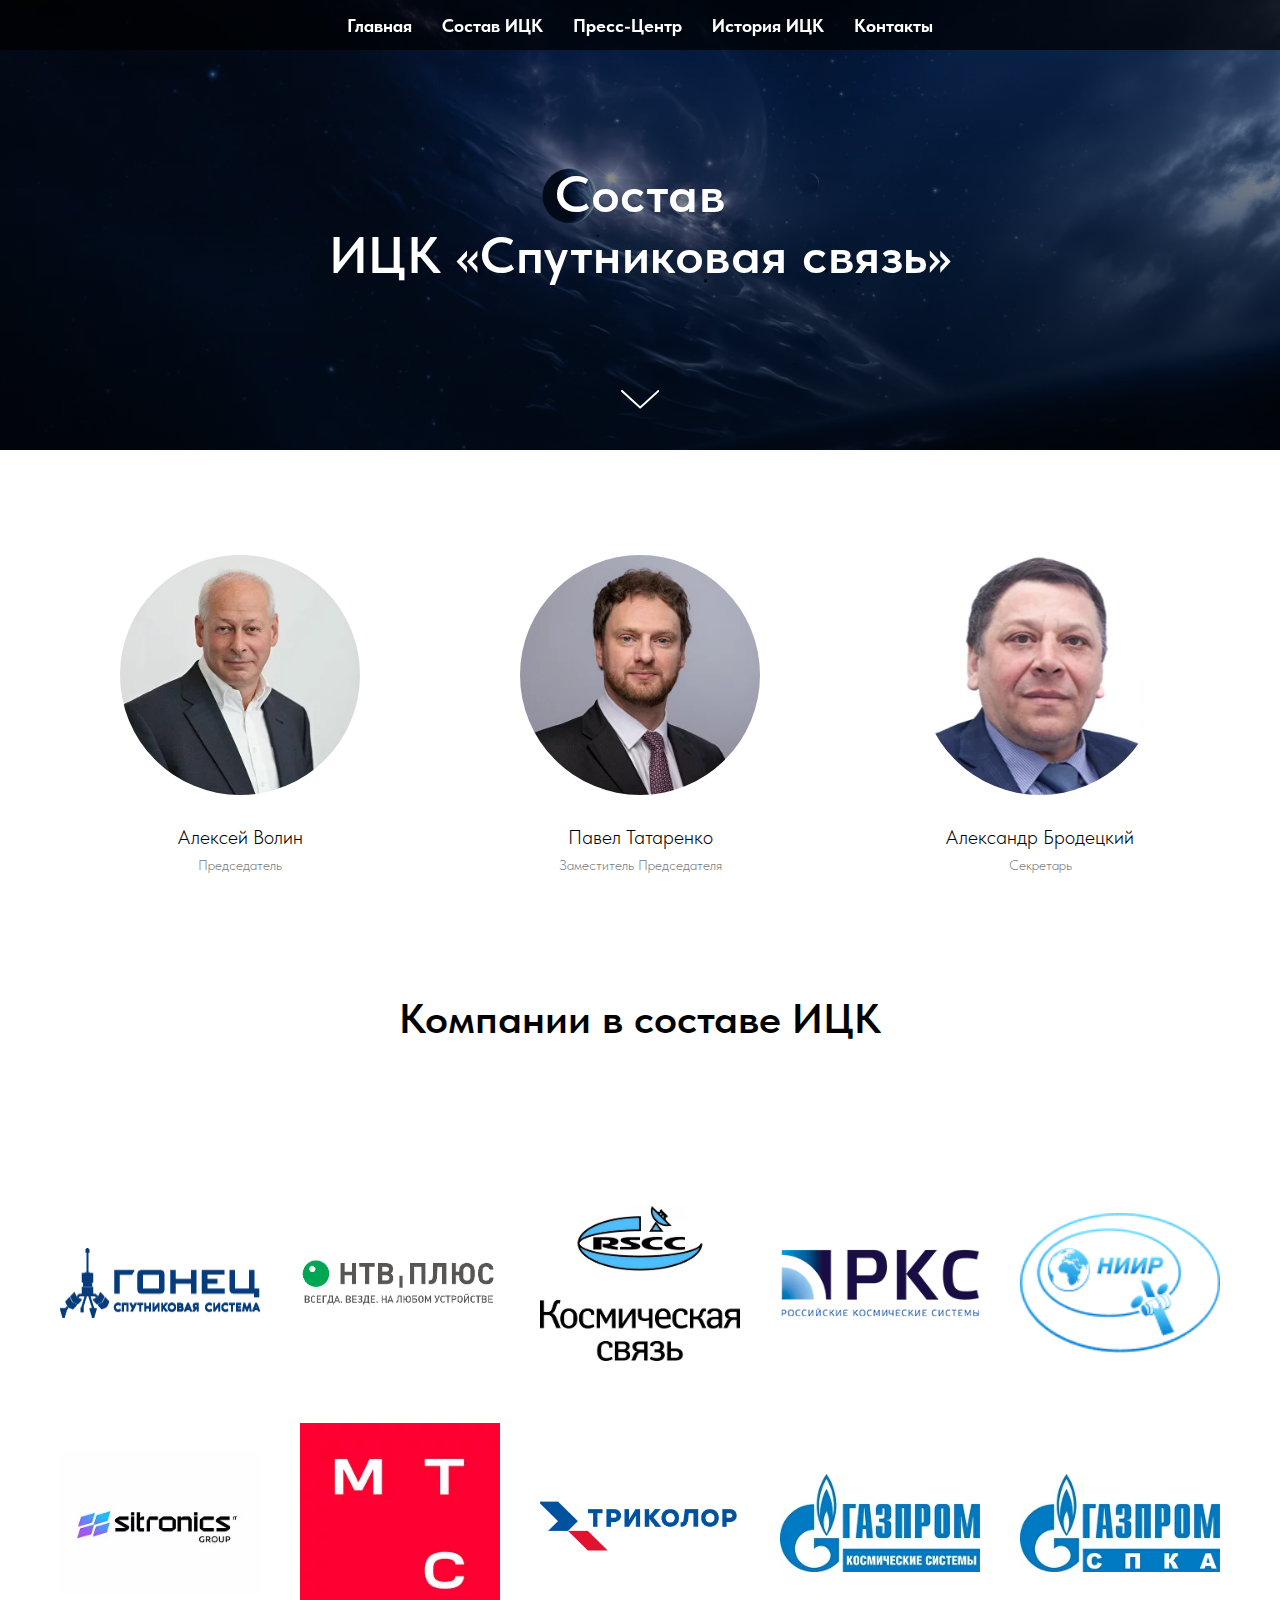
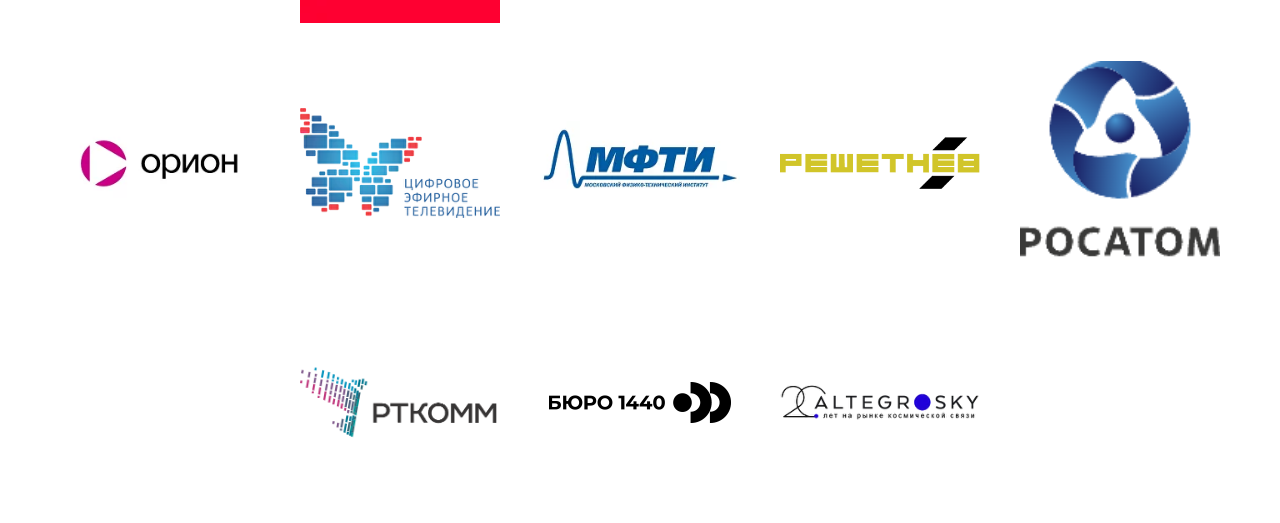
<file: compound.html>
<!DOCTYPE html>
<html lang="en">
<head>
    <meta charset="UTF-8">
    <meta name="viewport" content="width=device-width, initial-scale=1.0">
    <title>Состав ИЦК</title>
    <link rel="stylesheet" href="/assets/css/compound.css">
    <link rel="stylesheet" href="/assets/css/base.css">

    
</head>
<body>
    <header>
        <nav class="nav">
        <a href="/index.html">Главная</a>
        <a href="/compound.html">Состав ИЦК</a>
        <a href="/press-centr.html">Пресс-Центр</a>
        <a href="/history.html">История ИЦК</a>
        <a href="/contact.html">Контакты</a>
        </nav>

        <nav class="adaptiveNav">

            <div class="adaptiveNavBurgerBtn">
                <div class="stick1"></div>
                <div class="stick2"></div>
                <div class="stick3"></div>
            </div>

            
        </nav>

        <div class="adaptiveNavBlock">
            <a href="/index.html">Главная</a>
            <a href="/compound.html">Состав ИЦК</a>
            <a href="/press-centr.html">Пресс-Центр</a>
            <a href="/history.html">История ИЦК</a>
            <a href="/contact.html">Контакты</a>
        </div>
        
        <div class="img_cover_comp">
            <h1>Состав <br>
                ИЦК «Спутниковая связь»</h1>
        </div>

        <a class="link-target" href="#target">
            <div class="svg_btn">
                <svg role="presentation" class="t-cover__arrow-svg" style="fill:#ffffff;" x="0px" y="0px" width="38.417px" height="18.592px" viewBox="0 0 38.417 18.592"><g><path d="M19.208,18.592c-0.241,0-0.483-0.087-0.673-0.261L0.327,1.74c-0.408-0.372-0.438-1.004-0.066-1.413c0.372-0.409,1.004-0.439,1.413-0.066L19.208,16.24L36.743,0.261c0.411-0.372,1.042-0.342,1.413,0.066c0.372,0.408,0.343,1.041-0.065,1.413L19.881,18.332C19.691,18.505,19.449,18.592,19.208,18.592z"></path></g></svg>
            </div>
        </a>

        
    </header>

    <div id="target"></div>

    <div class="section_people">
        <div>
            <img src="/assets/img/compound/face1.jpeg" alt="">
            <p class="section_people_name">Алексей Волин</p>
            <p class="section_people_rank">Председатель</p>
        </div>



        <div>
            <img src="/assets/img/compound/face2.jpg" alt="">
            <p class="section_people_name">Павел Татаренко</p>
            <p class="section_people_rank">Заместитель Председателя</p>
        </div>


        <div>
            <img src="/assets/img/compound/face3.png" alt="">
            <p class="section_people_name">Александр Бродецкий</p>
            <p class="section_people_rank">Секретарь</p>
        </div>
    </div>

    <div class="companies">
        <h2>Компании в составе ИЦК</h2>
        <div class="companies_block">
            <a target="_blank" href="https://gonets.ru/rus/">
                <img src="/assets/img/compound/c_logo1.png" alt="">
            </a>
            <a target="_blank" href="https://ntvplus.ru/">
                <img src="/assets/img/compound/logo2.png" alt="">
            </a>
            <a target="_blank" href="https://www.rscc.ru/">
                <img src="/assets/img/compound/logo3.jpg" alt="">
            </a>
            <a target="_blank" href="https://russianspacesystems.ru/">
                <img src="/assets/img/compound/logo4.png" alt="">
            </a>
            <a target="_blank" href="https://www.niir.ru/">
                <img src="/assets/img/compound/logo5.png" alt="">
            </a>
            <a target="_blank" href="https://www.sitronics.com/">
                <img src="/assets/img/compound/logo6.jpg" alt="">
            </a>
            <a target="_blank" href="https://moskva.mts.ru/personal">
                <img src="/assets/img/compound/logo7.png" alt="">
            </a>
            <a target="_blank" href="https://www.tricolor.ru/?ysclid=lq0miiesus315130603&utm_source=ya.ru&utm_medium=referral&utm_campaign=ya.ru&utm_referrer=ya.ru">
                <img src="/assets/img/compound/logo8.png" alt="">
            </a>
            <a target="_blank" href="https://kosmos.gazprom.ru/?ysclid=lq0mokxhq9176199993">
                <img src="/assets/img/compound/logo9.jpg" alt="">
            </a>
            <a target="_blank"  href="https://www.gazprom-spka.ru/ru/">
                <img src="/assets/img/compound/logo10.png" alt="">
            </a>
            <a  target="_blank" href="https://www.orion-express.ru/">
                <img src="/assets/img/compound/logo11.jpg" alt="">
            </a>
            <a target="_blank"  href="https://moscow.rtrs.ru/">
                <img src="/assets/img/compound/logo12.png" alt="">
            </a>
            <a  target="_blank" href="https://old.mipt.ru/science/labs/shvabe.ai/">
                <img src="/assets/img/compound/logo13.jpg" alt="">
            </a>
            <a  target="_blank" href="https://www.iss-reshetnev.ru/?ysclid=lq0nmgmz1i920689266">
                <img src="/assets/img/compound/logo14.png" alt="">
            </a>
            <a  target="_blank" href="https://rosatom.ru/index.html">
                <img src="/assets/img/compound/logo15.png" alt="">
            </a>
            <a  target="_blank" href="https://www.rtcomm.ru/">
                <img src="/assets/img/compound/logo16.png" alt="">
            </a>
            <a  target="_blank" href="https://1440.space/">
                <img src="/assets/img/compound/logo17.png" alt="">
            </a>
            <a  target="_blank" href="https://altegrosky.ru/">
                <img src="/assets/img/compound/logo18.png" alt="">
            </a>
        </div>
    </div>


    <script src="/assets/js/main.js"></script>
</body>
</html>
</file>
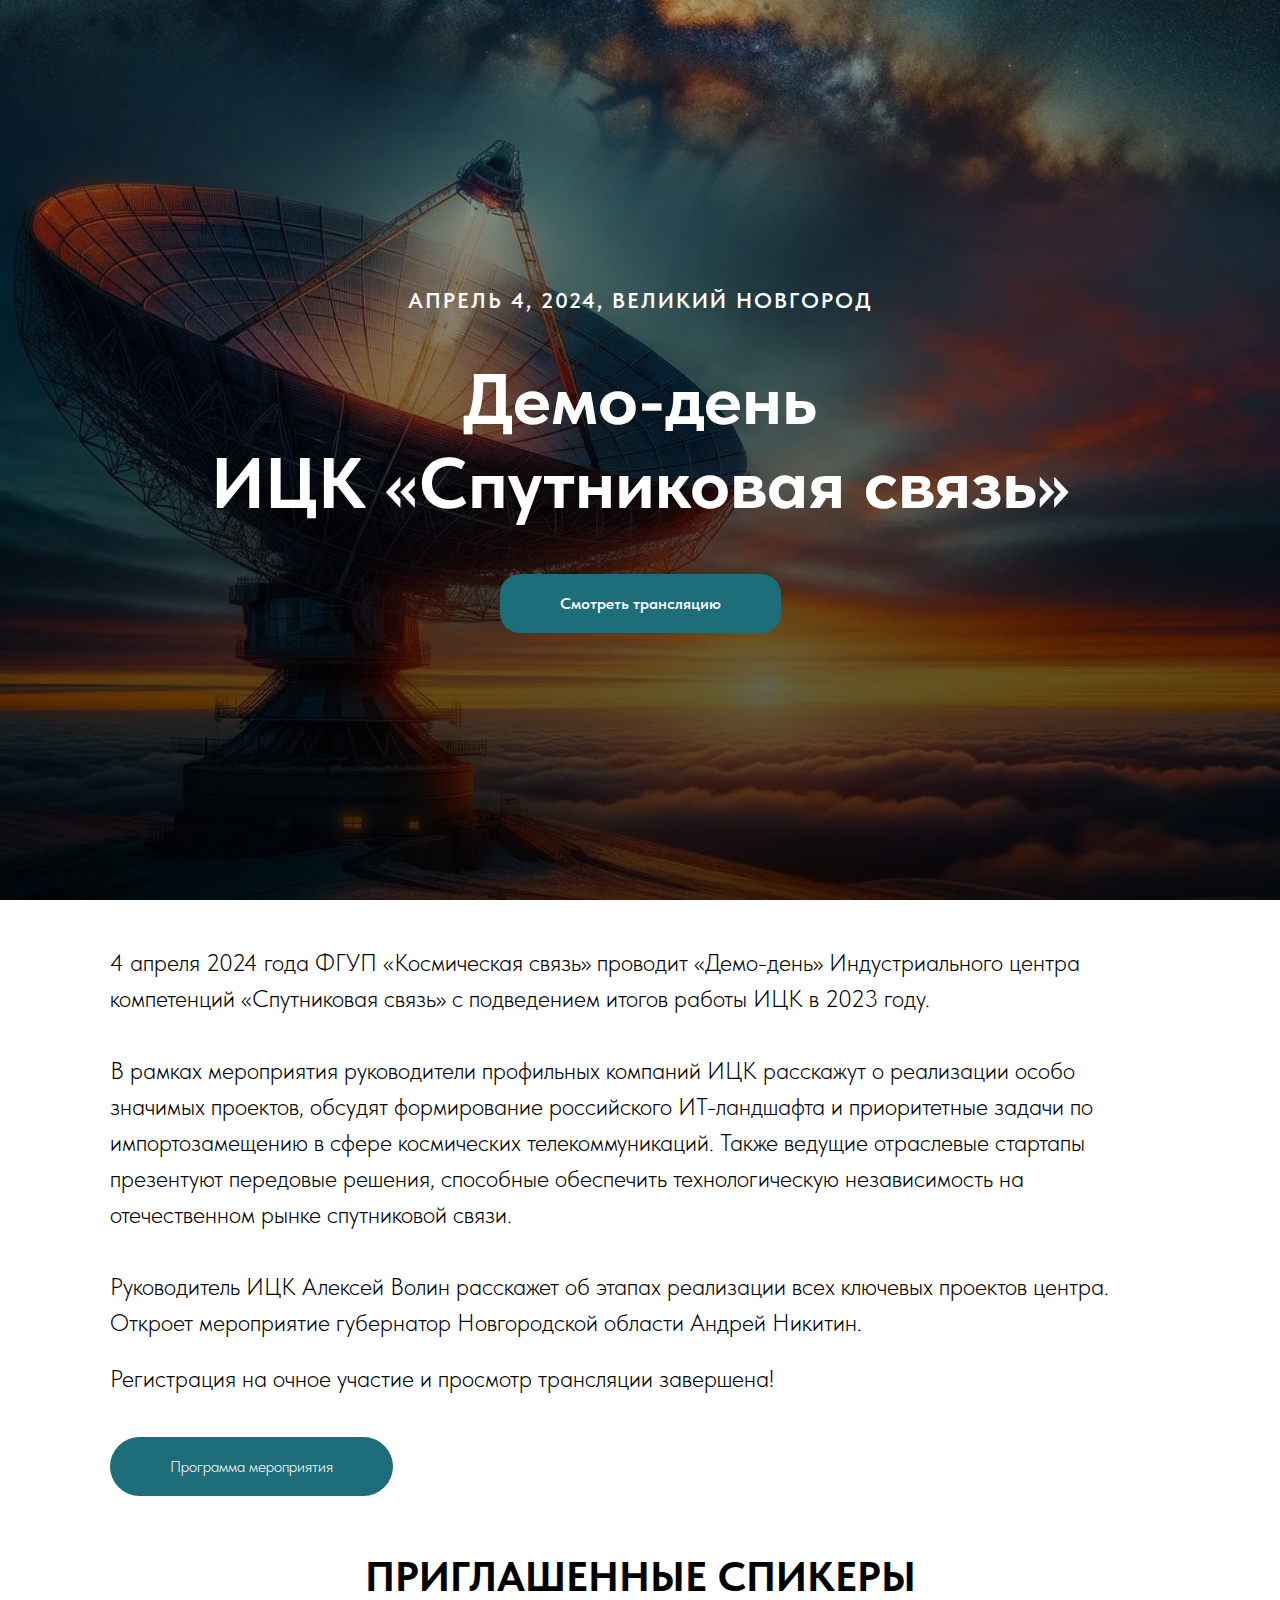
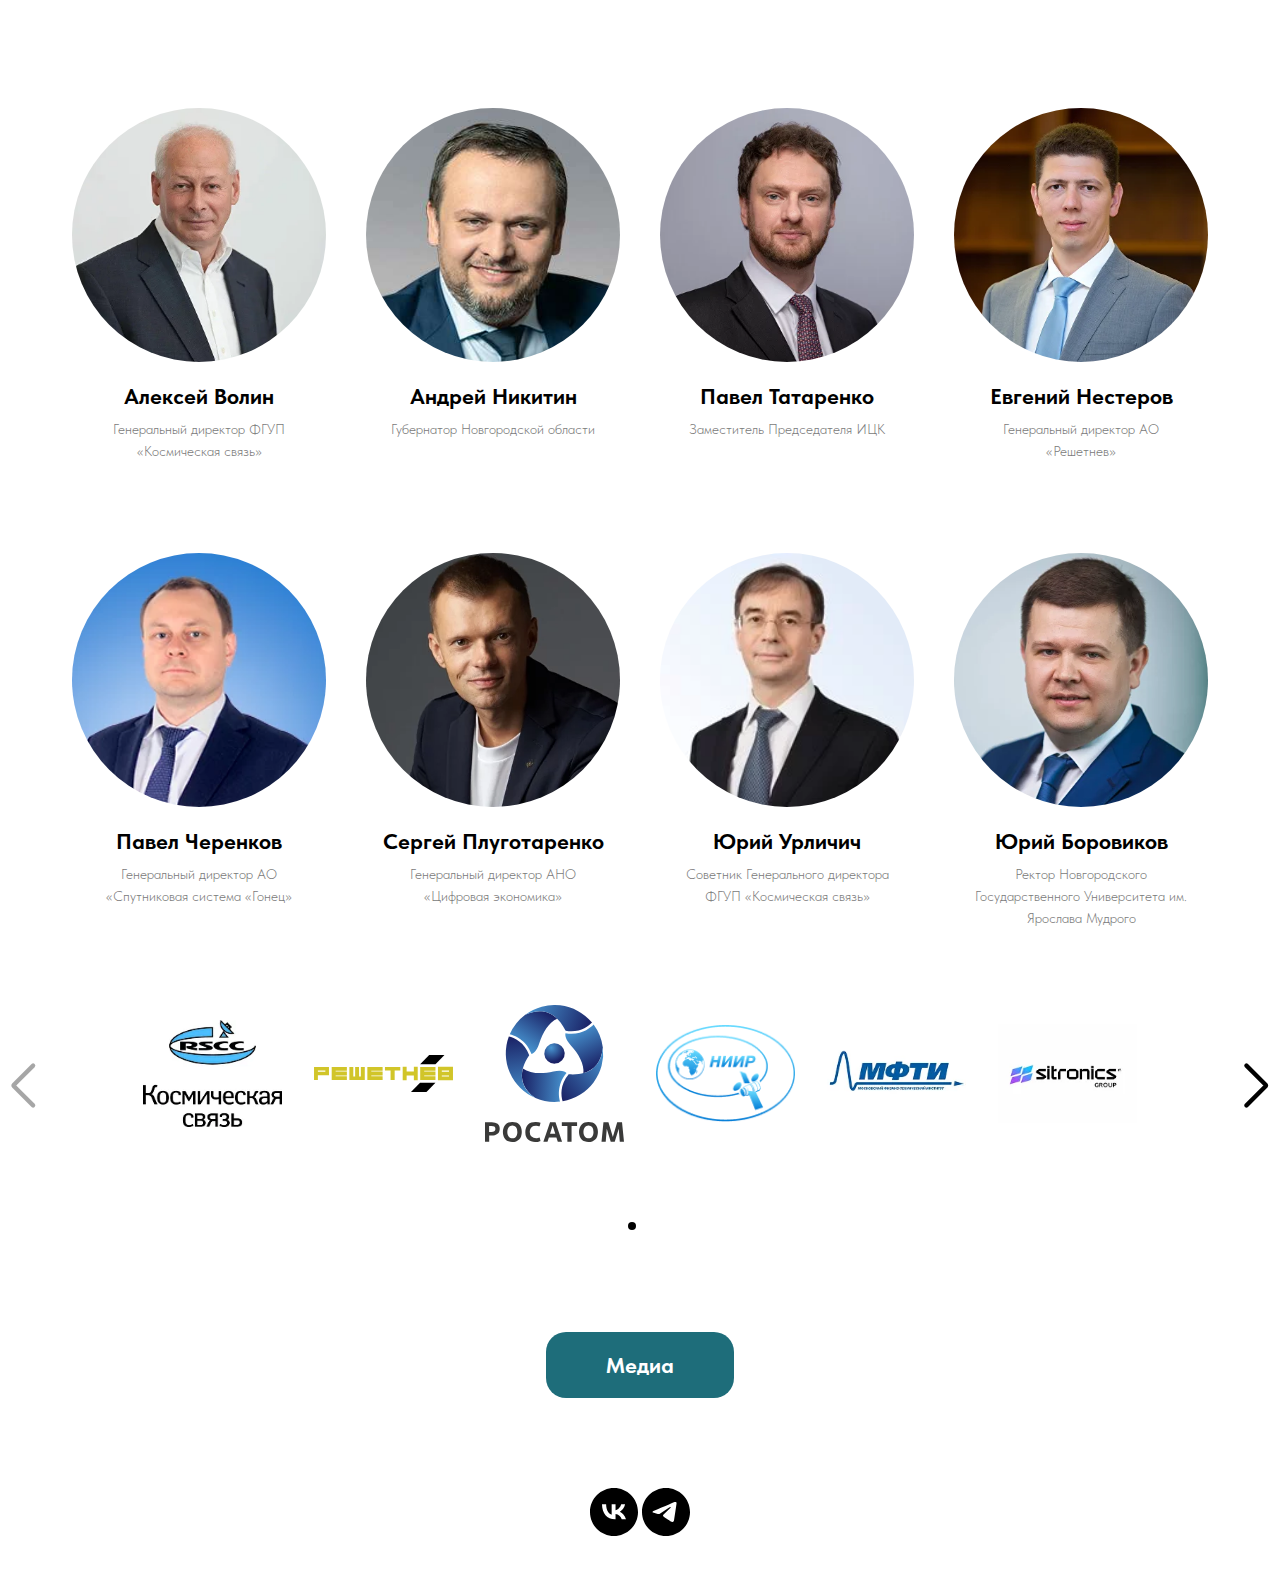
<file: demoday.html>
<!DOCTYPE html>
<html lang="en">

<head>
  <meta charset="UTF-8">
  <meta name="viewport" content="width=device-width, initial-scale=1.0">
  <!-- <link rel="stylesheet" href="../css/fonts.css"> -->
  <link rel="stylesheet" href="/assets/css/demoday.css">
  <link rel="stylesheet" href="/assets/css/media.css">
  <link rel="stylesheet" href="https://unpkg.com/swiper/swiper-bundle.min.css">
  <link rel="stylesheet" href="/assets/css/base.css">
  <title>Демо-день Спутниковая связь</title>
</head>

<body>

  <div class="wrapper">
    <main class="demo-day">
      <div class="container">
        <div class="demo-day__inner">
          <p class="demo-day__description">АПРЕЛЬ 4, 2024, ВЕЛИКИЙ НОВГОРОД</p>
          <h1 class="demo-day__name">Демо-день<br>
            ИЦК «Спутниковая связь»</h1>
          <a class="demo-day__item" href="https://facecast.net/w/741fc0" target="_blank">Смотреть трансляцию</a>
        </div>
      </div>
    </main>

    <main class="event">
      <div class="container">
        <div class="event__inner">
          <p class="event__description">
            4 апреля 2024 года ФГУП «Космическая связь» проводит «Демо-день» Индустриального центра компетенций
            «Спутниковая связь» с подведением итогов работы ИЦК в 2023 году.  <br>  <br> В рамках мероприятия руководители
            профильных компаний ИЦК расскажут о реализации особо значимых проектов, обсудят формирование российского
            ИТ-ландшафта и приоритетные задачи по импортозамещению в сфере космических телекоммуникаций. Также ведущие
            отраслевые стартапы презентуют передовые решения, способные обеспечить технологическую независимость на
            отечественном рынке спутниковой связи.<br>   <br>
            Руководитель ИЦК Алексей Волин расскажет об этапах реализации всех ключевых проектов центра. Откроет
            мероприятие губернатор Новгородской области Андрей Никитин.
          </p>
          <p class="event__sub-description">
            Регистрация на очное участие и просмотр трансляции завершена!
          </p>
          <a class="demo-day__item event__item" href="https://facecast.net/w/741fc0" target="_blank">Программа мероприятия</a>
        </div>
      </div>
    </main>

    <main class="speakers">
      <div class="container">
        <div class="speakers__inner">
          <h1 class="speakers__title">ПРИГЛАШЕННЫЕ СПИКЕРЫ</h1>
          <ul class="speakers__list">
            <li class="speakers__list-inner">
              <img class="speakers__img" src="assets/img/demo-day/sp1.jpeg" alt="speaker">
              <h2 class="speakers__name">Алексей Волин</h2>
              <p class="speakers__description">
                Генеральный директор ФГУП «Космическая связь»
              </p>
            </li>
            <li class="speakers__list-inner">
              <img class="speakers__img" src="assets/img/demo-day/sp2.jpg" alt="speaker">
              <h2 class="speakers__name">Андрей Никитин</h2>
              <p class="speakers__description">
                Губернатор Новгородской области
              </p>
            </li>
            <li class="speakers__list-inner">
              <img class="speakers__img" src="assets/img/demo-day/sp3.jpg" alt="speaker">
              <h2 class="speakers__name">Павел Татаренко</h2>
              <p class="speakers__description">
                Заместитель Председателя ИЦК
              </p>
            </li>
            <li class="speakers__list-inner">
              <img class="speakers__img" src="assets/img/demo-day/sp4.jpg" alt="speaker">
              <h2 class="speakers__name">Евгений Нестеров</h2>
              <p class="speakers__description">
                Генеральный директор АО «Решетнев»
              </p>
            </li>
            <li class="speakers__list-inner">
              <img class="speakers__img" src="assets/img/demo-day/sp5.png" alt="speaker">
              <h2 class="speakers__name">Павел Черенков</h2>
              <p class="speakers__description">
                Генеральный директор АО «Спутниковая система «Гонец»
              </p>
            </li>
            <li class="speakers__list-inner">
              <img class="speakers__img" src="assets/img/demo-day/sp6.png" alt="speaker">
              <h2 class="speakers__name">Сергей Плуготаренко</h2>
              <p class="speakers__description">
                Генеральный директор АНО «Цифровая экономика»
              </p>
            </li>
            <li class="speakers__list-inner">
              <img class="speakers__img" src="assets/img/demo-day/sp7.png" alt="speaker">
              <h2 class="speakers__name">Юрий Урличич</h2>
              <p class="speakers__description">
                Советник Генерального директора ФГУП «Космическая связь»
              </p>
            </li>
            <li class="speakers__list-inner">
              <img class="speakers__img" src="assets/img/demo-day/sp8.png" alt="speaker">
              <h2 class="speakers__name">Юрий Боровиков</h2>
              <p class="speakers__description">
                Ректор Новгородского Государственного Университета им. Ярослава Мудрого
              </p>
            </li>
          </ul>
        </div>
      </div>
    </main>

    <div class="swiper-container">
      <div class="swiper-wrapper">
        <div class="swiper-slide">
          <ul class="swiper__list">
            <li class="swiper__list-inner">
              <img src="assets/img/demo-day/prt1.jpg" alt="prt">
            </li>
            <li class="swiper__list-inner">
              <img src="assets/img/demo-day/prt2.svg" alt="prt">
            </li>
            <li class="swiper__list-inner">
              <img src="assets/img/demo-day/prt3.svg" alt="prt">
            </li>
            <li class="swiper__list-inner">
              <img src="assets/img/demo-day/prt4.png" alt="prt">
            </li>
            <li class="swiper__list-inner">
              <img src="assets/img/demo-day/prt5.jpg" alt="prt">
            </li>
            <li class="swiper__list-inner">
              <img src="assets/img/demo-day/prt7.jpg" alt="prt">
            </li>
          </ul>
        </div>
        <div class="swiper-slide">
          <ul class="swiper__list">
            <li class="swiper__list-inner">
              <img src="assets/img/demo-day/prt8.jpg" alt="prt">
            </li>
            <li class="swiper__list-inner">
              <img src="assets/img/demo-day/prt9.jpg" alt="prt">
            </li>
            <li class="swiper__list-inner">
              <img src="assets/img/demo-day/prt10.svg" alt="prt">
            </li>
          </ul>
        </div>
      </div>
      <div class="swiper-button-prev"></div>
      <div class="swiper-button-next"></div>
      <div class="swiper-pagination"></div>
    </div>

    <main class="media">
      <div class="container">
        <div class="media__inner">
          <a class="demo-day__item media__item" href="https://disk.yandex.ru/d/VUtoJgGRuq6mtw" target="_blank">Медиа</a>
          <div class="footer__network-inner">
            <a href="https://vk.com/rscc_official" target="_blank" rel="nofollow noopener" aria-label="vk"
              style="width: 48px; height: 48px;"><svg class="t-sociallinks__svg" role="presentation" width="48px"
                height="48px" viewBox="0 0 100 100" fill="none" xmlns="http://www.w3.org/2000/svg">
                <path fill-rule="evenodd" clip-rule="evenodd"
                  d="M50 100c27.614 0 50-22.386 50-50S77.614 0 50 0 0 22.386 0 50s22.386 50 50 50ZM25 34c.406 19.488 10.15 31.2 27.233 31.2h.968V54.05c6.278.625 11.024 5.216 12.93 11.15H75c-2.436-8.87-8.838-13.773-12.836-15.647C66.162 47.242 71.783 41.62 73.126 34h-8.058c-1.749 6.184-6.932 11.805-11.867 12.336V34h-8.057v21.611C40.147 54.362 33.838 48.304 33.556 34H25Z"
                  fill="#000000"></path>
              </svg>
            </a>
            <a href="https://t.me/rscc_rscc" target="_blank" rel="nofollow noopener" aria-label="telegram"
              style="width: 48px; height: 48px;"><svg class="t-sociallinks__svg" role="presentation" width="48px"
                height="48px" viewBox="0 0 100 100" fill="none" xmlns="http://www.w3.org/2000/svg">
                <path fill-rule="evenodd" clip-rule="evenodd"
                  d="M50 100c27.614 0 50-22.386 50-50S77.614 0 50 0 0 22.386 0 50s22.386 50 50 50Zm21.977-68.056c.386-4.38-4.24-2.576-4.24-2.576-3.415 1.414-6.937 2.85-10.497 4.302-11.04 4.503-22.444 9.155-32.159 13.734-5.268 1.932-2.184 3.864-2.184 3.864l8.351 2.577c3.855 1.16 5.91-.129 5.91-.129l17.988-12.238c6.424-4.38 4.882-.773 3.34.773l-13.49 12.882c-2.056 1.804-1.028 3.35-.129 4.123 2.55 2.249 8.82 6.364 11.557 8.16.712.467 1.185.778 1.292.858.642.515 4.111 2.834 6.424 2.319 2.313-.516 2.57-3.479 2.57-3.479l3.083-20.226c.462-3.511.993-6.886 1.417-9.582.4-2.546.705-4.485.767-5.362Z"
                  fill="#000000"></path>
              </svg>
            </a>
          </div>
        </div>
      </div>
    </main>
  </div>

  <script src="https://unpkg.com/swiper/swiper-bundle.min.js"></script>
  <script>
    const swiper = new Swiper('.swiper-container', {
      navigation: {
        nextEl: '.swiper-button-next',
        prevEl: '.swiper-button-prev',
      },
      pagination: {
        el: '.swiper-pagination',
        clickable: true,
      },
      allowTouchMove: false
    });
  </script>
</body>

</html>
</file>
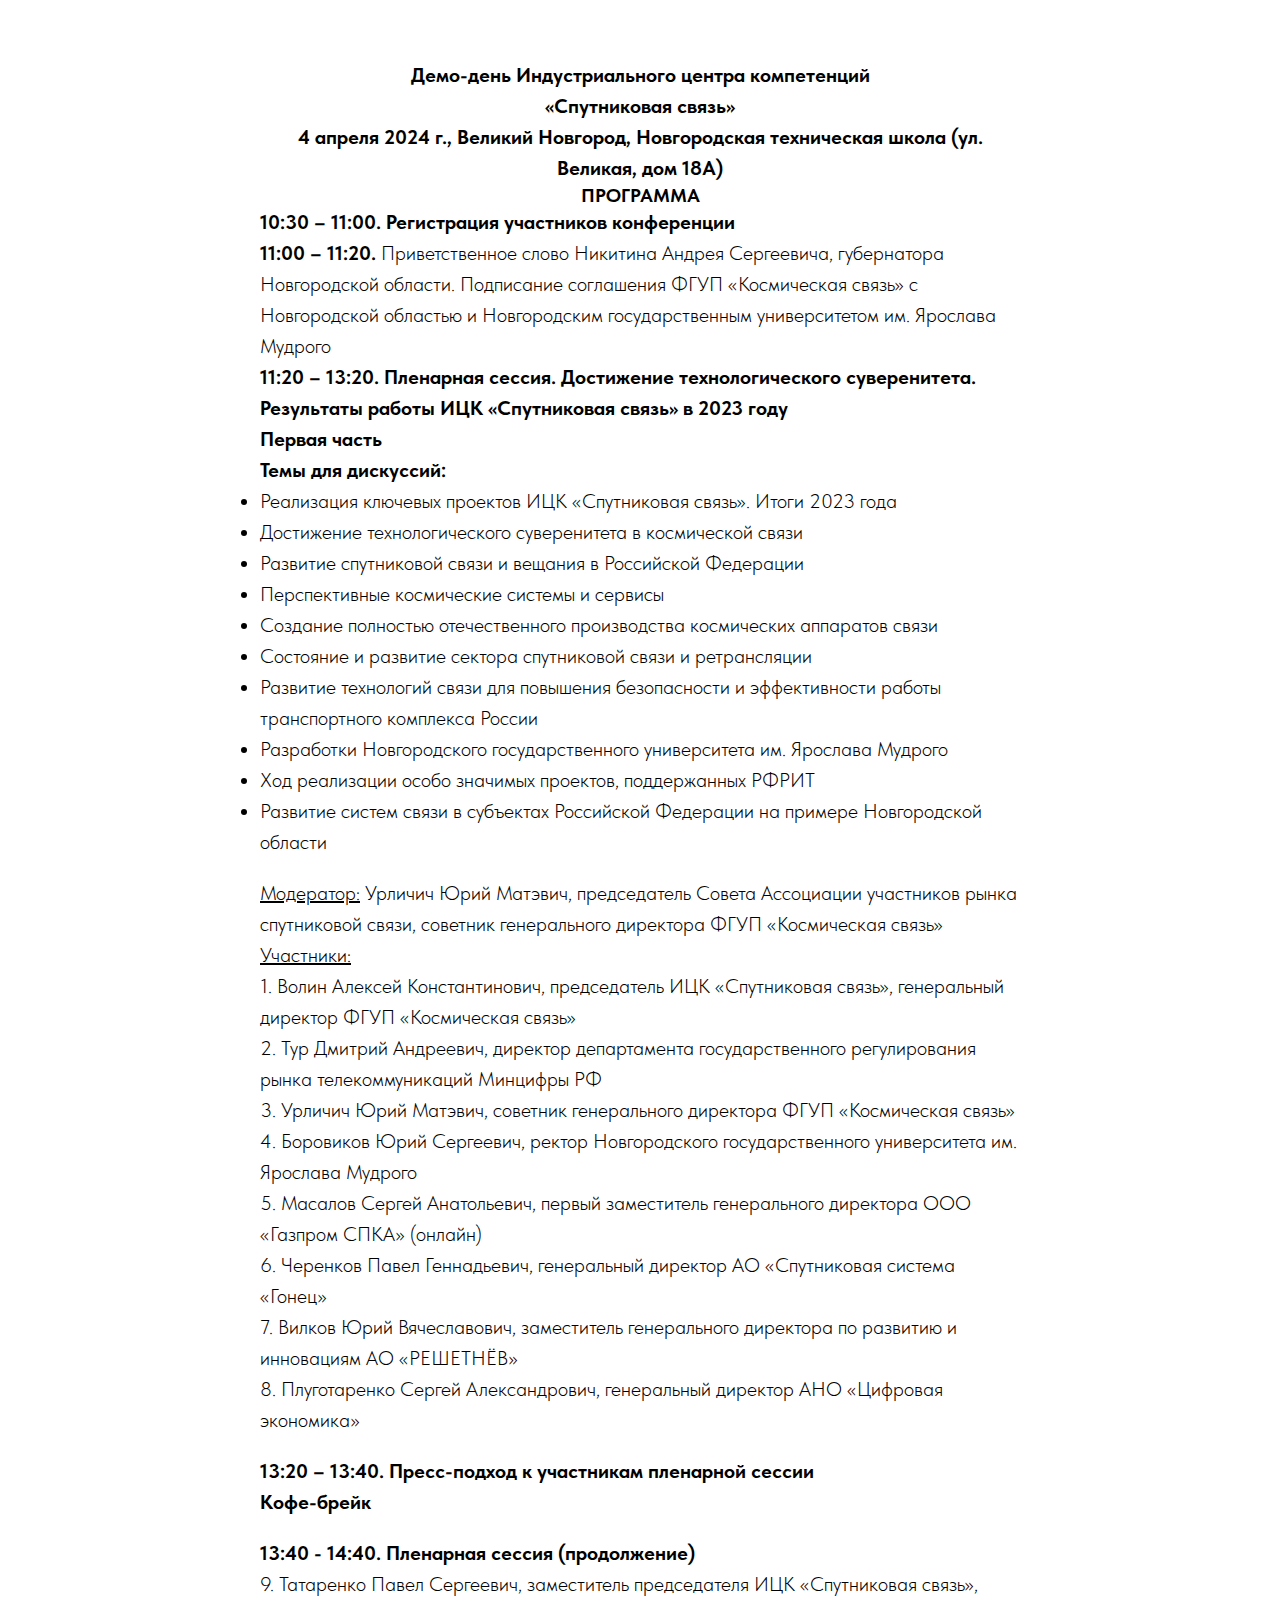
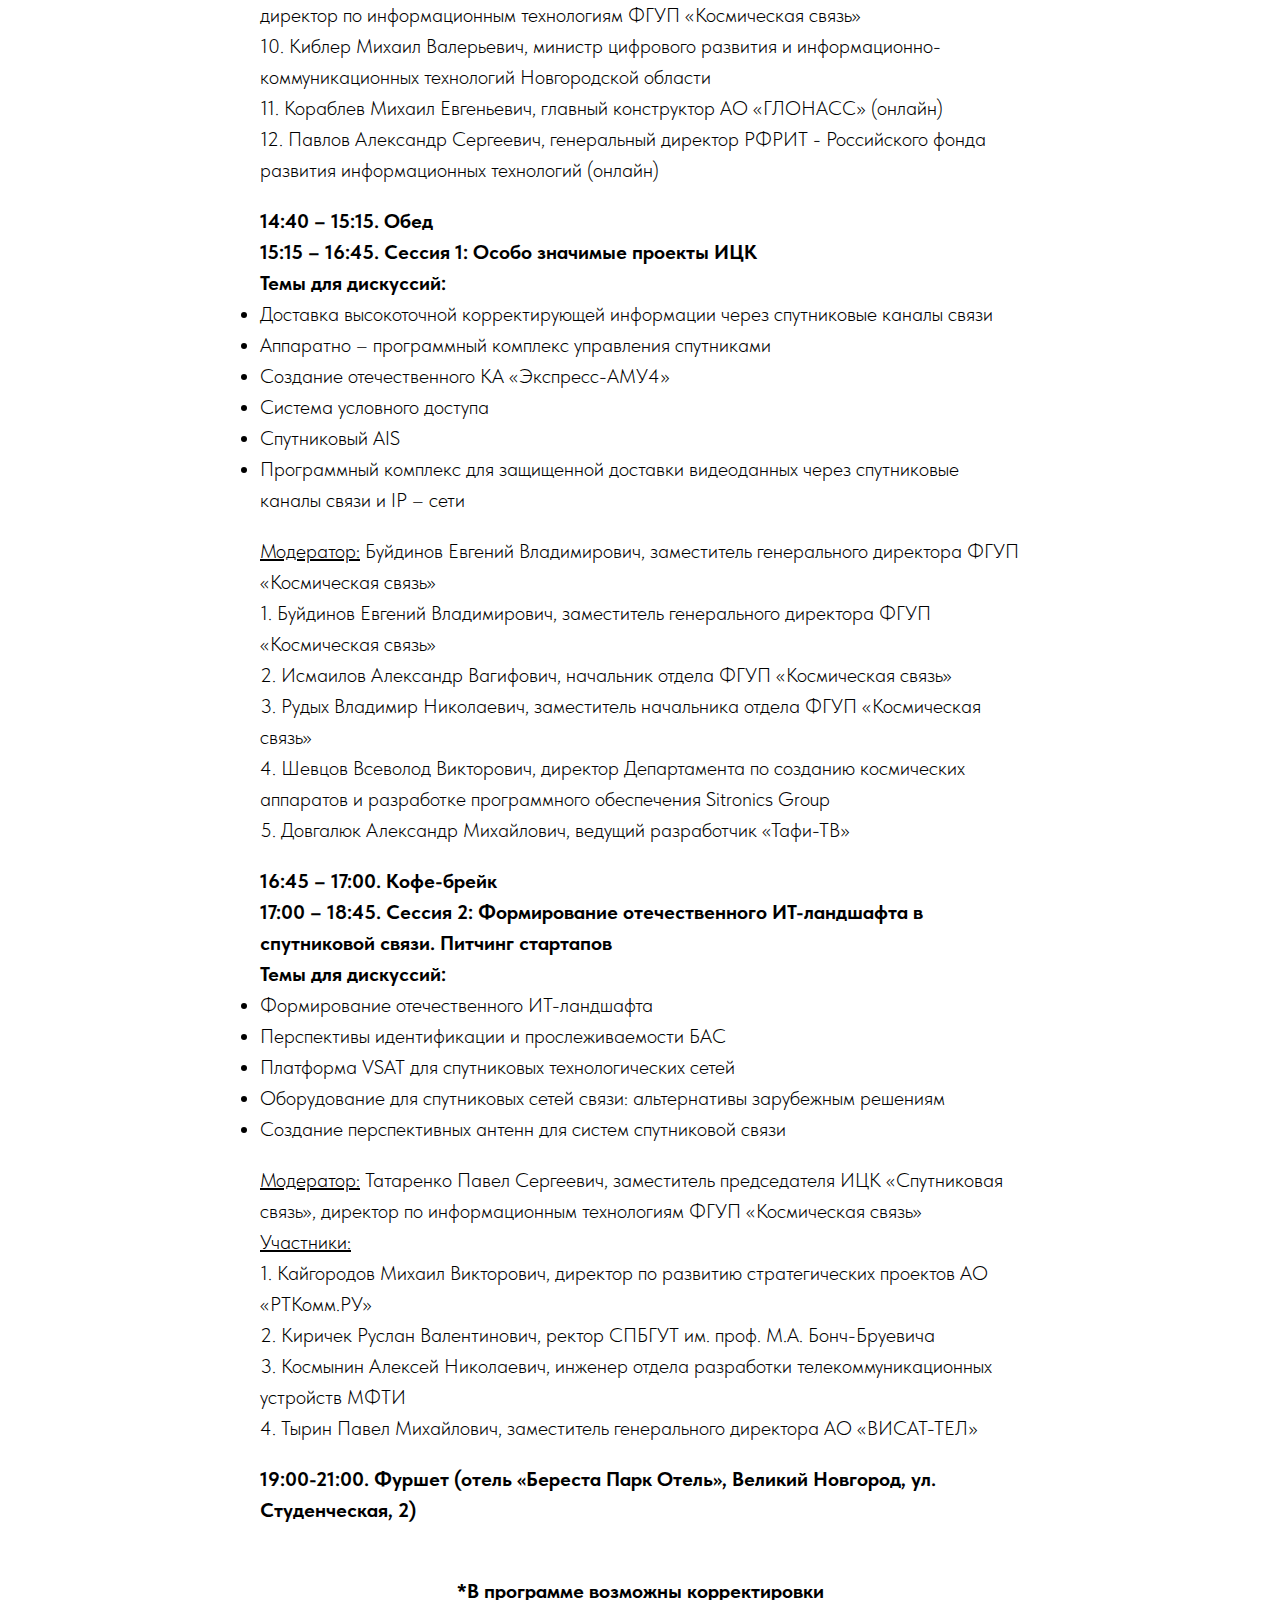
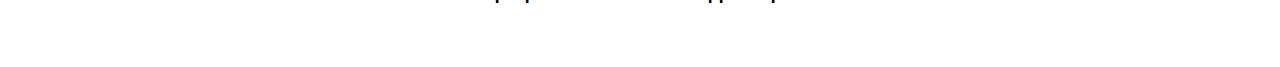
<file: demodayEvents.html>
<!DOCTYPE html>
<html lang="en">

<head>
  <meta charset="UTF-8">
  <meta name="viewport" content="width=device-width, initial-scale=1.0">
  <!-- <link rel="stylesheet" href="../css/fonts.css"> -->
  <link rel="stylesheet" href="/assets/css/demoday.css">
  <link rel="stylesheet" href="/assets/css/media.css">
  <link rel="stylesheet" href="/assets/css/base.css">
  <title>Программа мероприятия</title>
</head>

<body>
  <section class="demoday-event">
    <div class="container">
      <div class="demoday-event__inner">
        <h1 class="demoday-event__name">Демо-день Индустриального центра компетенций<br>
          «Спутниковая связь»
        </h1>
        <h2 class="demoday-event__sub-name">4 апреля 2024 г., Великий Новгород, Новгородская техническая школа
          (ул. Великая, дом 18А)
        </h2>
        <h3 class="prog">ПРОГРАММА</h3>
        <h3 class="demoday-event__time-name">10:30 – 11:00. Регистрация участников конференции</h3>
        <h3 class="demoday-event__time-name">11:00 – 11:20. <span>Приветственное слово Никитина Андрея Сергеевича,
            губернатора Новгородской области. Подписание соглашения ФГУП «Космическая связь» с Новгородской областью и
            Новгородским государственным университетом им. Ярослава Мудрого</span></h3>
        <h3 class="demoday-event__time-name">
          11:20 – 13:20. Пленарная сессия. Достижение технологического суверенитета. <br>Результаты работы ИЦК
          «Спутниковая
          связь» в 2023 году<br>
          Первая часть<br>
          Темы для дискуссий:<br>
        </h3>
        <ul class="demoday-event__discussions-list">
          <li class="demoday-event__discussions-list-inner">
            Реализация ключевых проектов ИЦК «Спутниковая связь». Итоги 2023 года
          </li>
          <li class="demoday-event__discussions-list-inner">
            Достижение технологического суверенитета в космической связи
          </li>
          <li class="demoday-event__discussions-list-inner">
            Развитие спутниковой связи и вещания в Российской Федерации
          </li>
          <li class="demoday-event__discussions-list-inner">
            Перспективные космические системы и сервисы
          </li>
          <li class="demoday-event__discussions-list-inner">
            Создание полностью отечественного производства космических аппаратов связи
          </li>
          <li class="demoday-event__discussions-list-inner">
            Состояние и развитие сектора спутниковой связи и ретрансляции
          </li>
          <li class="demoday-event__discussions-list-inner">
            Развитие технологий связи для повышения безопасности и эффективности работы транспортного комплекса России
          </li>
          <li class="demoday-event__discussions-list-inner">
            Разработки Новгородского государственного университета им. Ярослава Мудрого
          </li>
          <li class="demoday-event__discussions-list-inner">
            Ход реализации особо значимых проектов, поддержанных РФРИТ
          </li>
          <li class="demoday-event__discussions-list-inner">
            Развитие систем связи в субъектах Российской Федерации на примере Новгородской области
          </li>
        </ul>
        <p class="demoday-event__person"><span>Модератор:</span> Урличич Юрий Матэвич, председатель Совета Ассоциации
          участников рынка спутниковой связи, советник генерального директора ФГУП «Космическая связь»</p>
        <p class="demoday-event__person"><span>Участники:</span></p>
        <ul class="demoday-event__moders-list">
          <li class="demoday-event__moders-list-inner">
            1. Волин Алексей Константинович, председатель ИЦК «Спутниковая связь», генеральный директор ФГУП
            «Космическая связь»
          </li>
          <li class="demoday-event__moders-list-inner">
            2. Тур Дмитрий Андреевич, директор департамента государственного регулирования рынка телекоммуникаций
            Минцифры РФ
          </li>
          <li class="demoday-event__moders-list-inner">
            3. Урличич Юрий Матэвич, советник генерального директора ФГУП «Космическая связь»
          </li>
          <li class="demoday-event__moders-list-inner">
            4. Боровиков Юрий Сергеевич, ректор Новгородского государственного университета им. Ярослава Мудрого
          </li>
          <li class="demoday-event__moders-list-inner">
            5. Масалов Сергей Анатольевич, первый заместитель генерального директора ООО «Газпром СПКА» (онлайн)
          </li>
          <li class="demoday-event__moders-list-inner">
            6. Черенков Павел Геннадьевич, генеральный директор АО «Спутниковая система «Гонец»
          </li>
          <li class="demoday-event__moders-list-inner">
            7. Вилков Юрий Вячеславович, заместитель генерального директора по развитию и инновациям АО «РЕШЕТНЁВ»
          </li>
          <li class="demoday-event__moders-list-inner">
            8. Плуготаренко Сергей Александрович, генеральный директор АНО «Цифровая экономика»
          </li>
        </ul>
        <h3 class="demoday-event__time-name butt">
          13:20 – 13:40. Пресс-подход к участникам пленарной сессии<br>
          Кофе-брейк
        </h3>
        <h3 class="demoday-event__time-name">
          13:40 - 14:40. Пленарная сессия (продолжение)
        </h3>
        <ul class="demoday-event__moders-list">
          <li class="demoday-event__moders-list-inner">
            9. Татаренко Павел Сергеевич, заместитель председателя
            ИЦК «Спутниковая связь», директор по информационным технологиям ФГУП «Космическая связь»
          </li>
          <li class="demoday-event__moders-list-inner">
            10. Киблер Михаил Валерьевич, министр цифрового развития и информационно-коммуникационных технологий
            Новгородской области
          </li>
          <li class="demoday-event__moders-list-inner">
            11. Кораблев Михаил Евгеньевич, главный конструктор АО «ГЛОНАСС» (онлайн)
          </li>
          <li class="demoday-event__moders-list-inner">
            12. Павлов Александр Сергеевич, генеральный директор РФРИТ - Российского фонда развития информационных
            технологий (онлайн)
          </li>
        </ul>
        <h3 class="demoday-event__time-name">
          14:40 – 15:15. Обед
        </h3>
        <h3 class="demoday-event__time-name">
          15:15 – 16:45. Сессия 1: Особо значимые проекты ИЦК<br>
          Темы для дискуссий:
        </h3>
        <ul class="demoday-event__discussions-list">
          <li class="demoday-event__discussions-list-inner">
            Доставка высокоточной корректирующей информации через спутниковые каналы связи
          </li>
          <li class="demoday-event__discussions-list-inner">
            Аппаратно – программный комплекс управления спутниками
          </li>
          <li class="demoday-event__discussions-list-inner">
            Создание отечественного КА «Экспресс-АМУ4»
          </li>
          <li class="demoday-event__discussions-list-inner">
            Система условного доступа
          </li>
          <li class="demoday-event__discussions-list-inner">
            Спутниковый AIS
          </li>
          <li class="demoday-event__discussions-list-inner">
            Программный комплекс для защищенной доставки видеоданных через спутниковые каналы связи и IP – сети
          </li>
        </ul>
        <p class="demoday-event__person"><span>Модератор:</span> Буйдинов Евгений Владимирович, заместитель генерального
          директора ФГУП «Космическая связь»</p>
        <ul class="demoday-event__moders-list">
          <li class="demoday-event__moders-list-inner">
            1. Буйдинов Евгений Владимирович, заместитель генерального директора ФГУП «Космическая связь»
          </li>
          <li class="demoday-event__moders-list-inner">
            2. Исмаилов Александр Вагифович, начальник отдела ФГУП «Космическая связь»
          </li>
          <li class="demoday-event__moders-list-inner">
            3. Рудых Владимир Николаевич, заместитель начальника отдела ФГУП «Космическая связь»
          </li>
          <li class="demoday-event__moders-list-inner">
            4. Шевцов Всеволод Викторович, директор Департамента по созданию космических аппаратов и разработке
            программного обеспечения Sitronics Group
          </li>
          <li class="demoday-event__moders-list-inner">
            5. Довгалюк Александр Михайлович, ведущий разработчик «Тафи-ТВ»
          </li>
        </ul>
        <h3 class="demoday-event__time-name">
          16:45 – 17:00. Кофе-брейк
        </h3>
        <h3 class="demoday-event__time-name">
          17:00 – 18:45. Сессия 2: Формирование отечественного ИТ-ландшафта в<br> спутниковой связи. Питчинг
          стартапов<br>
          Темы для дискуссий:
        </h3>
        <ul class="demoday-event__discussions-list">
          <li class="demoday-event__discussions-list-inner">
            Формирование отечественного ИТ-ландшафта
          </li>
          <li class="demoday-event__discussions-list-inner">
            Перспективы идентификации и прослеживаемости БАС
          </li>
          <li class="demoday-event__discussions-list-inner">
            Платформа VSAT для спутниковых технологических сетей
          </li>
          <li class="demoday-event__discussions-list-inner">
            Оборудование для спутниковых сетей связи: альтернативы зарубежным решениям
          </li>
          <li class="demoday-event__discussions-list-inner">
            Создание перспективных антенн для систем спутниковой связи
          </li>
        </ul>
        <p class="demoday-event__person"><span>Модератор:</span> Татаренко Павел Сергеевич, заместитель председателя ИЦК
          «Спутниковая связь», директор по информационным технологиям ФГУП «Космическая связь»</p>
          <p class="demoday-event__person"><span>Участники:</span></p>
        <ul class="demoday-event__moders-list">
          <li class="demoday-event__moders-list-inner">
            1.    Кайгородов Михаил Викторович, директор по развитию стратегических проектов АО «РТКомм.РУ»
          </li>
          <li class="demoday-event__moders-list-inner">
            2.    Киричек Руслан Валентинович, ректор СПБГУТ им. проф. М.А. Бонч-Бруевича
          </li>
          <li class="demoday-event__moders-list-inner">
            3.    Космынин Алексей Николаевич, инженер отдела разработки телекоммуникационных устройств МФТИ
          </li>
          <li class="demoday-event__moders-list-inner">
            4.    Тырин Павел Михайлович, заместитель генерального директора АО «ВИСАТ-ТЕЛ»
          </li>
        </ul>
        <h3 class="demoday-event__time-name">
          19:00-21:00. Фуршет (отель «Береста Парк Отель», Великий Новгород, ул. Студенческая, 2)
        </h3>
        <h3 class="demoday-event__time-name over-name">
          *В программе возможны корректировки
        </h3>
      </div>
    </div>
  </section>
</body>

</html>
</file>
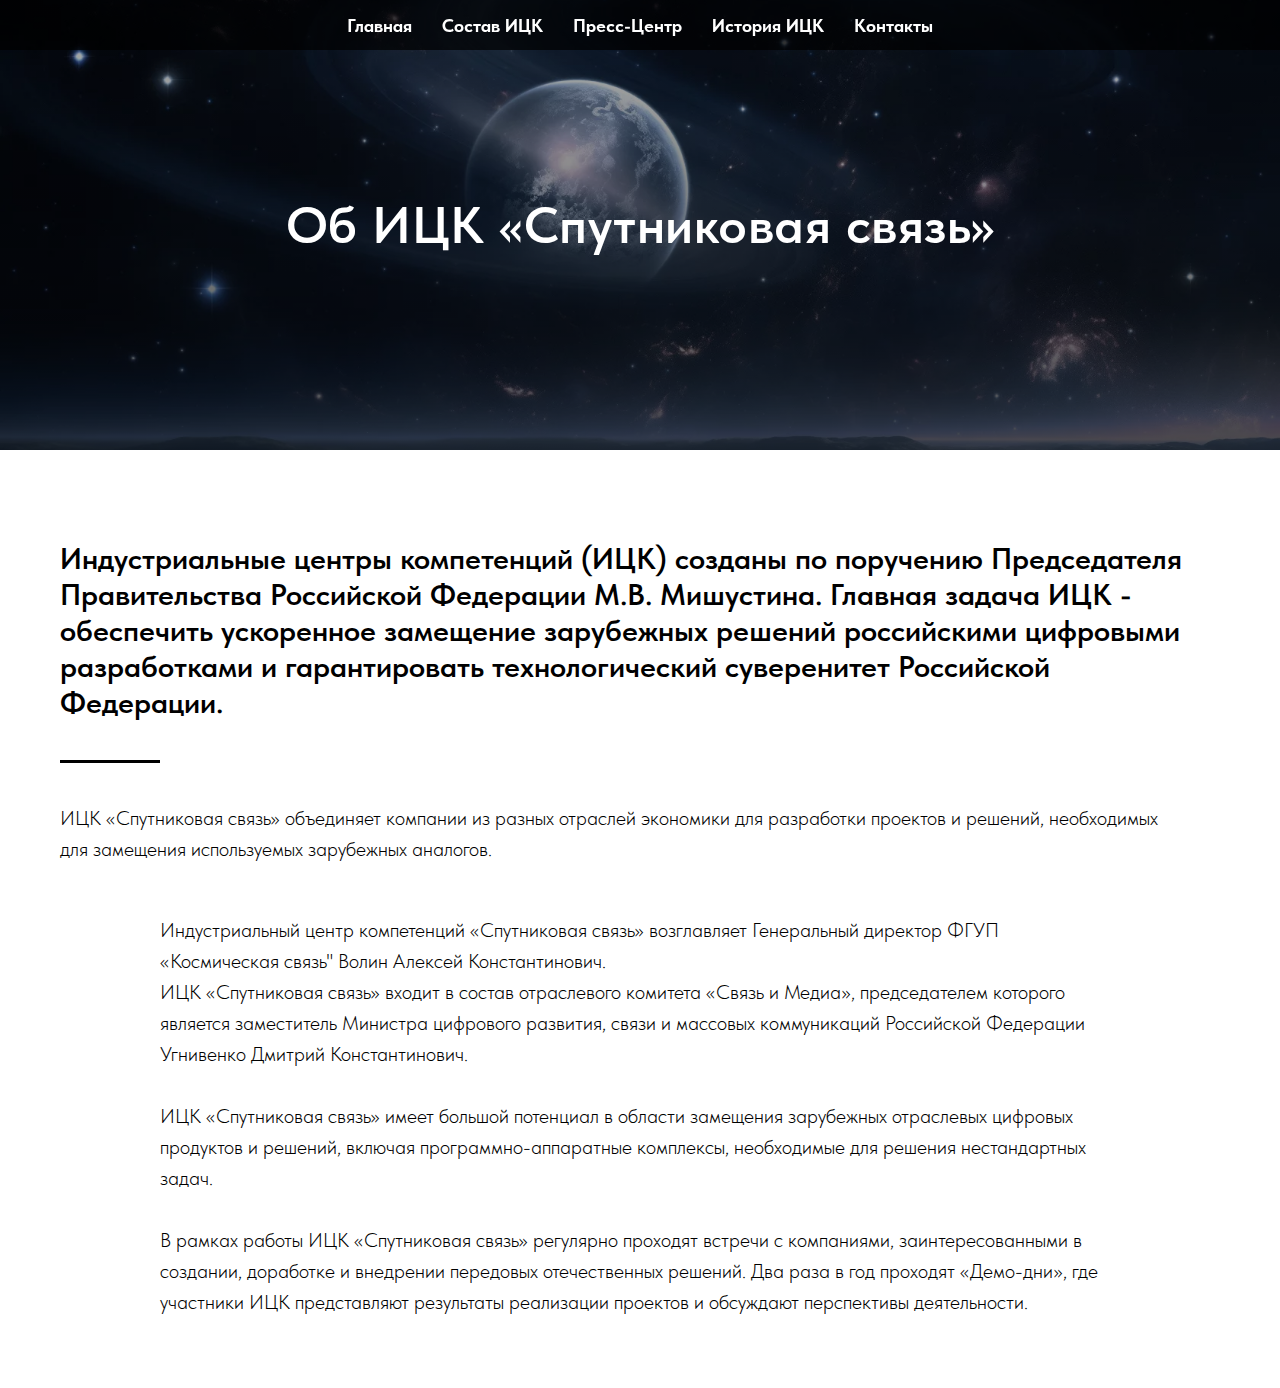
<file: history.html>
<!DOCTYPE html>
<html lang="en">

<head>
    <meta charset="UTF-8">
    <meta name="viewport" content="width=device-width, initial-scale=1.0">
    <title>Об индустриальном центре</title>
    <link rel="stylesheet" href="/assets/css/base.css">
    <link rel="stylesheet" href="/assets/css/history.css">
</head>

<body>
    <header>
        <nav class="nav">
            <a href="/index.html">Главная</a>
            <a href="/compound.html">Состав ИЦК</a>
            <a href="/press-centr.html">Пресс-Центр</a>
            <a href="/history.html">История ИЦК</a>
            <a href="/contact.html">Контакты</a>
        </nav>

        <nav class="adaptiveNav">

            <div class="adaptiveNavBurgerBtn">
                <div class="stick1"></div>
                <div class="stick2"></div>
                <div class="stick3"></div>
            </div>

            
        </nav>

        <div class="adaptiveNavBlock">
            <a href="/index.html">Главная</a>
            <a href="/compound.html">Состав ИЦК</a>
            <a href="/press-centr.html">Пресс-Центр</a>
            <a href="/history.html">История ИЦК</a>
            <a href="/contact.html">Контакты</a>
        </div>

        <div class="img_cover_history">
            <h1>Об ИЦК «Спутниковая связь»</h1>
        </div>


    </header>

    <div class="section_main_text">
        <h3>Индустриальные центры компетенций (ИЦК) созданы по поручению Председателя Правительства Российской Федерации
            М.В. Мишустина. Главная задача ИЦК - обеспечить ускоренное замещение зарубежных решений российскими
            цифровыми разработками и гарантировать технологический суверенитет Российской Федерации.
        </h3>

        <div class="section_main_text_decor_line"></div>

        <h5>ИЦК «Спутниковая связь» объединяет компании из разных отраслей экономики для разработки проектов и решений,
            необходимых для замещения используемых зарубежных аналогов.</h5>
        <p>Индустриальный центр компетенций «Спутниковая связь» возглавляет Генеральный директор ФГУП «Космическая
            связь" Волин Алексей Константинович. <br>
            ИЦК «Спутниковая связь» входит в состав отраслевого комитета «Связь и Медиа», председателем которого
            является заместитель Министра цифрового развития, связи и массовых коммуникаций Российской Федерации
            Угнивенко Дмитрий Константинович. <br> <br>

            ИЦК «Спутниковая связь» имеет большой потенциал в области замещения зарубежных отраслевых цифровых продуктов
            и решений, включая программно-аппаратные комплексы, необходимые для решения нестандартных задач. <br><br>

            В рамках работы ИЦК «Спутниковая связь» регулярно проходят встречи с компаниями, заинтересованными в
            создании, доработке и внедрении передовых отечественных решений. Два раза в год проходят «Демо-дни», где
            участники ИЦК представляют результаты реализации проектов и обсуждают перспективы деятельности.</p>
    </div>

    <script src="/assets/js/main.js"></script>
</body>

</html>
</file>
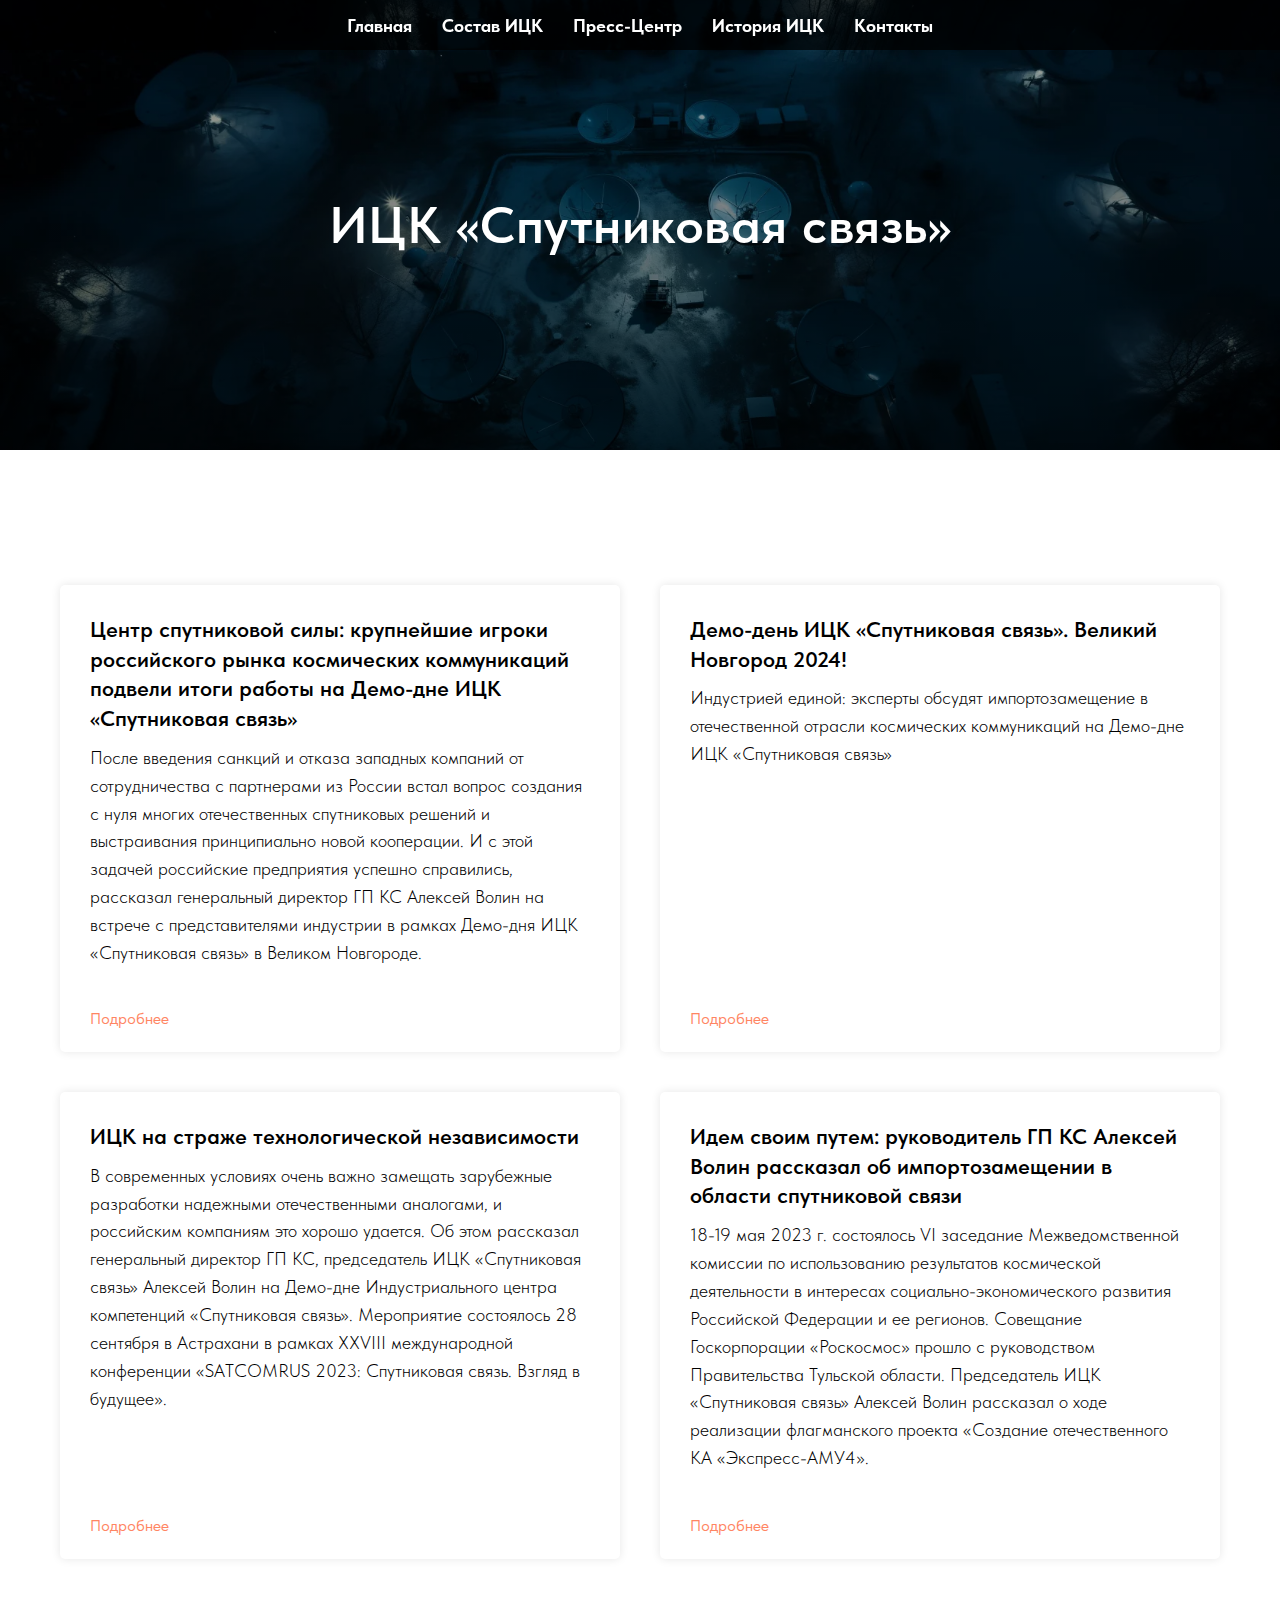
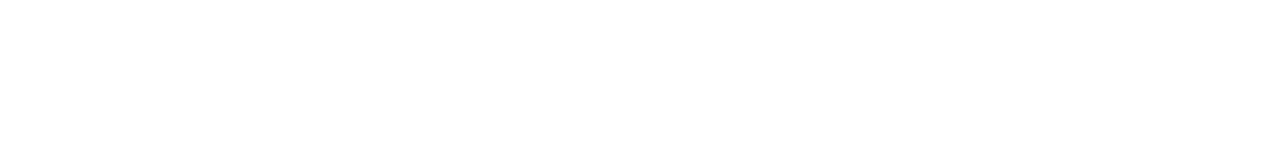
<file: press-centr.html>
<!DOCTYPE html>
<html lang="en">

<head>
    <meta charset="UTF-8">
    <meta name="viewport" content="width=device-width, initial-scale=1.0">
    <title>Пресс-Центр</title>
    <link rel="stylesheet" href="/assets/css/base.css">
    <link rel="stylesheet" href="/assets/css/press-centr.css">
</head>

<body>
    <header>
        <nav class="nav">
            <a href="/index.html">Главная</a>
            <a href="/compound.html">Состав ИЦК</a>
            <a href="/press-centr.html">Пресс-Центр</a>
            <a href="/history.html">История ИЦК</a>
            <a href="/contact.html">Контакты</a>
        </nav>


        <nav class="adaptiveNav">

            <div class="adaptiveNavBurgerBtn">
                <div class="stick1"></div>
                <div class="stick2"></div>
                <div class="stick3"></div>
            </div>

            
        </nav>

        <div class="adaptiveNavBlock">
            <a href="/index.html">Главная</a>
            <a href="/compound.html">Состав ИЦК</a>
            <a href="/press-centr.html">Пресс-Центр</a>
            <a href="/history.html">История ИЦК</a>
            <a href="/contact.html">Контакты</a>
        </div>

        <div class="img_cover_press">
            <h1>ИЦК «Спутниковая связь»</h1>
        </div>
    </header>

    <div class="sectionContentPress">
        <a target="_blank" class="sectionContentPressBlock" href="/press-centr/page-news1.html">
            <div class="sectionContentPressBlockText">
                <h2>Центр спутниковой силы: крупнейшие игроки российского рынка космических коммуникаций подвели итоги
                    работы на Демо-дне ИЦК «Спутниковая связь»</h2>
                <p>После введения санкций и отказа западных компаний от сотрудничества с партнерами из России встал
                    вопрос
                    создания с нуля многих отечественных спутниковых решений и выстраивания принципиально новой
                    кооперации.
                    И с этой задачей российские предприятия успешно справились, рассказал генеральный директор ГП КС
                    Алексей
                    Волин на встрече с представителями индустрии в рамках Демо-дня ИЦК «Спутниковая связь» в Великом
                    Новгороде.
                </p>
            </div>
            <span>Подробнее</span>
        </a>


        <a target="_blank" class="sectionContentPressBlock" href="/press-centr/page-news2.html">
            <div class="sectionContentPressBlockText">
                <h2>Демо-день ИЦК «Спутниковая связь». Великий Новгород 2024!</h2>
                <p>Индустрией единой: эксперты обсудят импортозамещение в отечественной отрасли космических коммуникаций
                    на Демо-дне ИЦК «Спутниковая связь»
                </p>
            </div>
            <span>Подробнее</span>
        </a>


        <a target="_blank" class="sectionContentPressBlock" href="/press-centr/page-news3.html">
            <div class="sectionContentPressBlockText">
                <h2>ИЦК на страже технологической независимости</h2>
                <p>В современных условиях очень важно замещать зарубежные разработки надежными отечественными аналогами, и российским компаниям это хорошо удается. Об этом рассказал генеральный директор ГП КС, председатель ИЦК «Спутниковая связь» Алексей Волин на Демо-дне Индустриального центра компетенций «Спутниковая связь». Мероприятие состоялось 28 сентября в Астрахани в рамках XXVIII международной конференции «SАTCOMRUS 2023: Спутниковая связь. Взгляд в будущее».
                </p>
            </div>
            <span>Подробнее</span>
        </a>

        <a target="_blank" class="sectionContentPressBlock" href="/press-centr/page-news4.html">
            <div class="sectionContentPressBlockText">
                <h2>Идем своим путем: руководитель ГП КС Алексей Волин рассказал об импортозамещении в области спутниковой связи</h2>
                <p>18-19 мая 2023 г. состоялось VI заседание Межведомственной комиссии по использованию результатов космической деятельности в интересах социально-экономического развития Российской Федерации и ее регионов. Совещание Госкорпорации «Роскосмос» прошло c руководством Правительства Тульской области. Председатель ИЦК «Спутниковая связь» Алексей Волин рассказал о ходе реализации флагманского проекта «Создание отечественного КА
                    «Экспресс-АМУ4».
                </p>
            </div>
            <span>Подробнее</span>
        </a>
    </div>


    <script src="/assets/js/main.js"></script>
</body>

</html>
</file>
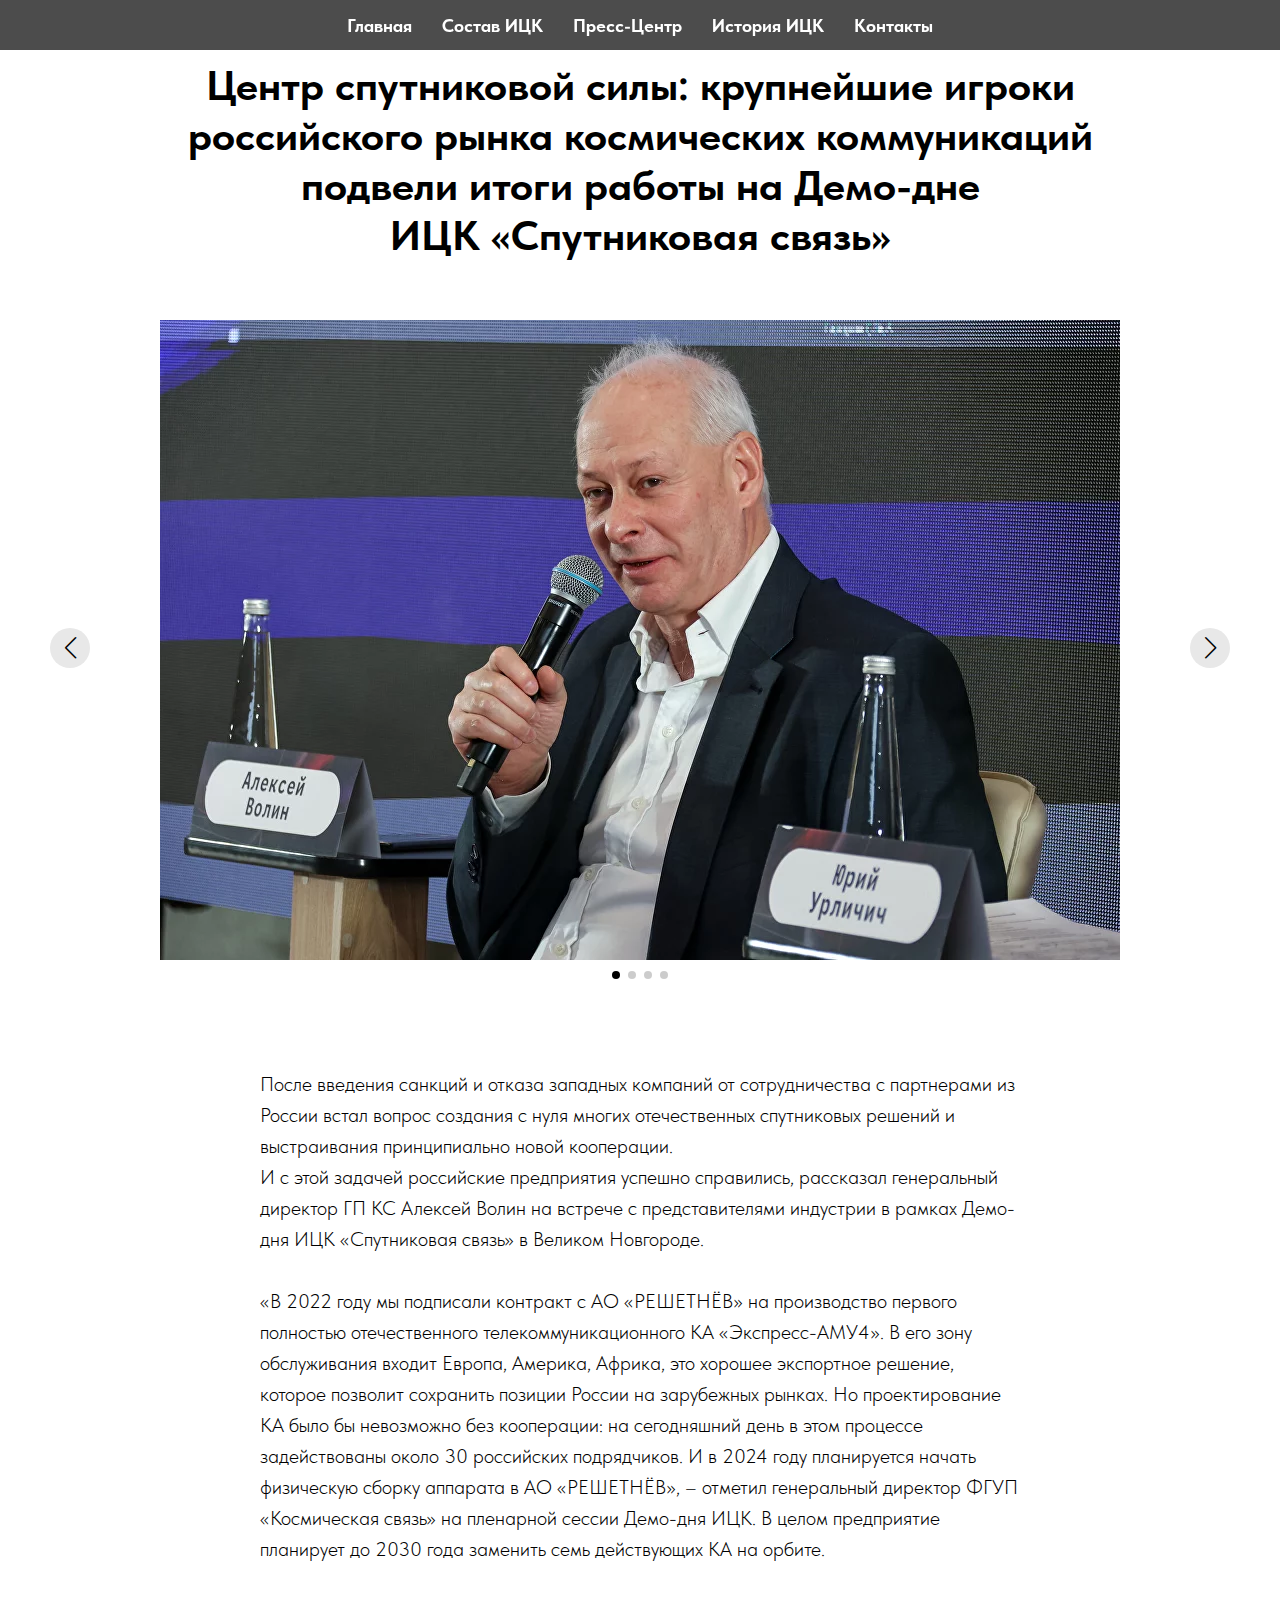
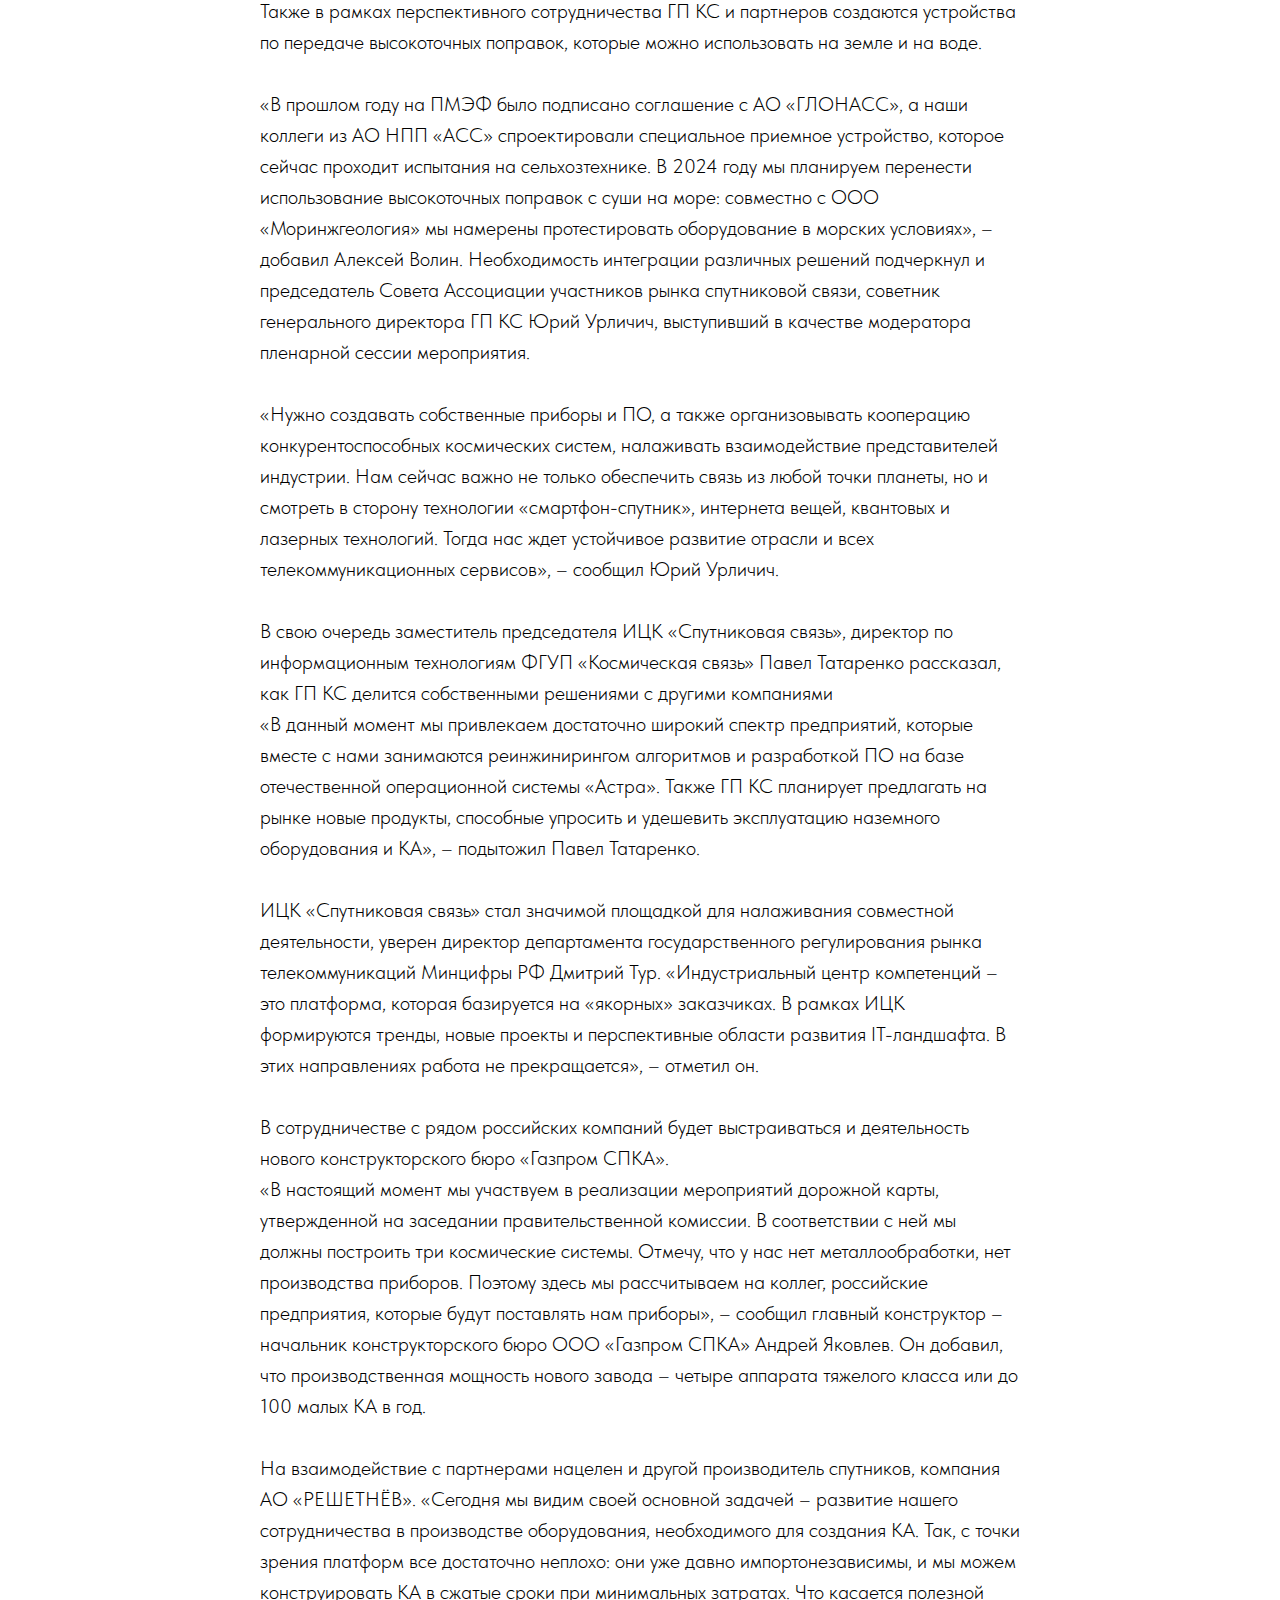
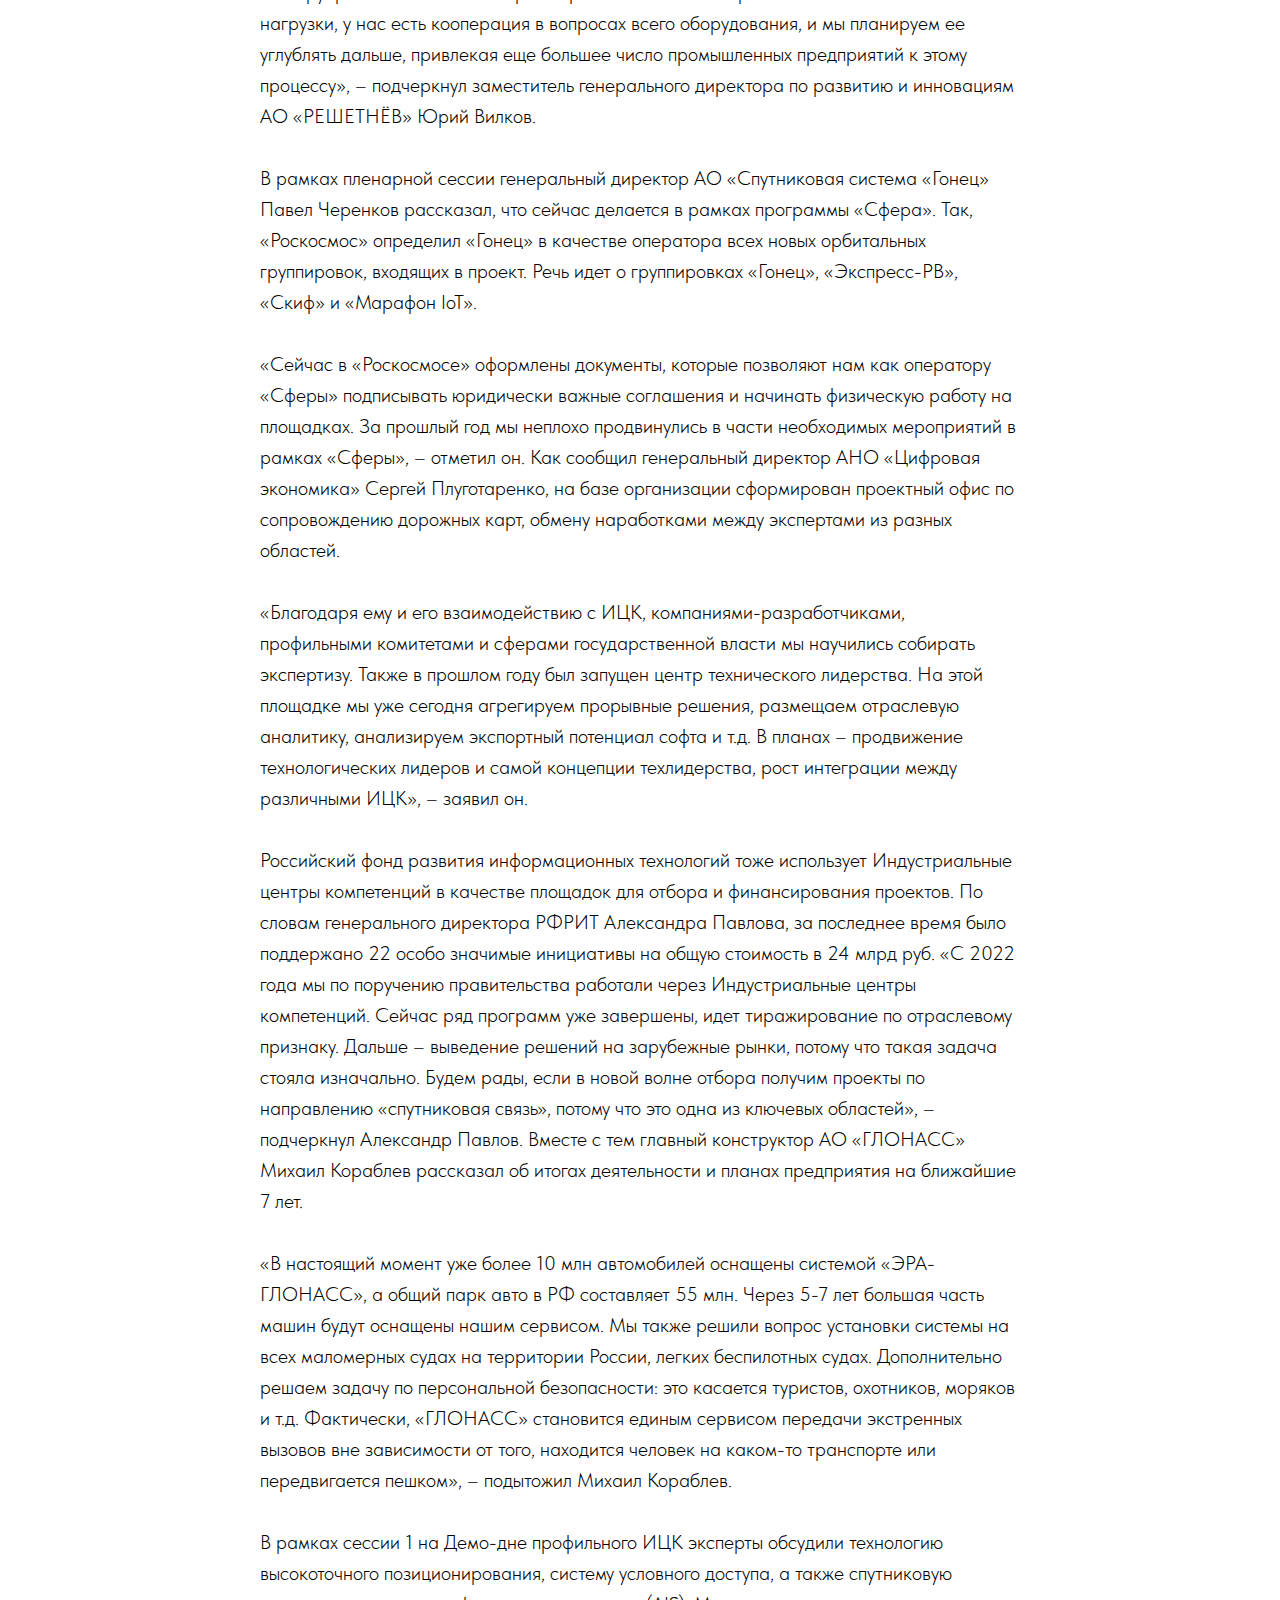
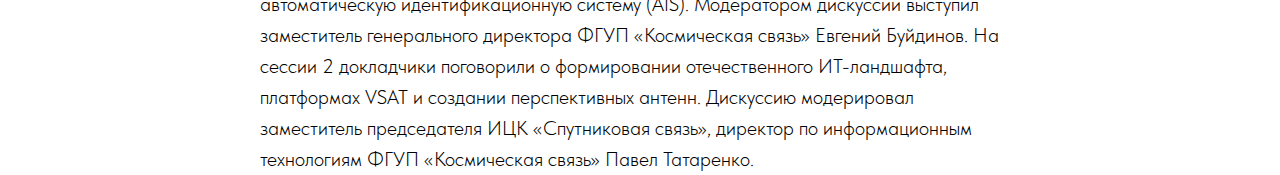
<file: press-centr/page-news1.html>
<!DOCTYPE html>
<html lang="ru">

<head>
    <meta charset="UTF-8">
    <meta name="viewport" content="width=device-width, initial-scale=1.0">
    <title>Демо день прошел</title>

    <link rel="stylesheet" href="/assets/css/base.css">
    <link rel="stylesheet" href="https://cdn.jsdelivr.net/npm/swiper@11/swiper-bundle.min.css" />





    <style>
        .containerNews1 {
            max-width: 1200px;
            width: 100%;
            margin: 0 auto;
        }

        .swiper {
            width: 100%;
            height: 100%;
        }

        .swiper-slide {
            text-align: center;
            font-size: 18px;
            background: #fff;
            display: flex;
            justify-content: center;
            align-items: center;
        }

        .swiper-slide img {
            display: block;
            /* width: 100%;
          height: 100%; */
            /* object-fit: cover; */

            max-width: 960px;
            width: 100%;
        }

        .swiper {
            margin-left: auto;
            margin-right: auto;
        }

        .swiper-button-next,
        .swiper-button-prev {
            border-radius: 100px;
            width: 40px;
            height: 40px;
            background-color: rgb(232, 232, 232);
        }

        .swiper-button-next::after,
        .swiper-button-prev::after {
            transform: scale(0.5);
            color: black;
        }

        .swiper-pagination {
            position: relative;
            top: 4px !important;
        }
        .swiper-pagination-bullet-active {
            background-color: black !important;
        }

        /**/
        .h1News1 {
            max-width: 911px;
            width: 100%;
            text-align: center;
            margin: 0 auto;
            font-size: 42px;
            padding-top: 60px;
            padding-bottom: 60px;
        }
        .containerNews1 p {
            font-size: 20px;
            max-width: 760px;
            width: 100%;
            margin: 0 auto;
            font-weight: 300;
            margin-top: 90px;
            line-height: 1.55;
        }


        @media (max-width: 760px) {
            .containerNews1 p {
                font-size: 16px;
                padding-left: 20px;
                padding-right: 20px;
                box-sizing: border-box;
                line-height: 1.2;
            }
        }

        @media (max-width:420px) {
            .containerNews1 h1 {
                font-size: 26px;
            }
        }
    </style>
</head>

<body>
    <nav class="nav">
        <a href="/index.html">Главная</a>
        <a href="/compound.html">Состав ИЦК</a>
        <a href="/press-centr.html">Пресс-Центр</a>
        <a href="/history.html">История ИЦК</a>
        <a href="/contact.html">Контакты</a>
        </nav>

        <nav class="adaptiveNav">

            <div class="adaptiveNavBurgerBtn">
                <div class="stick1"></div>
                <div class="stick2"></div>
                <div class="stick3"></div>
            </div>

            
        </nav>

        <div class="adaptiveNavBlock">
            <a href="/index.html">Главная</a>
            <a href="/compound.html">Состав ИЦК</a>
            <a href="/press-centr.html">Пресс-Центр</a>
            <a href="/history.html">История ИЦК</a>
            <a href="/contact.html">Контакты</a>
        </div>

        
    <div class="containerNews1">
        
        <h1 class="h1News1">Центр спутниковой силы: крупнейшие игроки российского рынка космических коммуникаций подвели
            итоги работы на Демо-дне <br>
            ИЦК «Спутниковая связь»</h1>



        <div class="swiper mySwiper">
            <div class="swiper-wrapper">
                <div class="swiper-slide">
                    <img src="/assets/img/news-img/newsphoto1.jpg" alt="">
                </div>
                <div class="swiper-slide">
                    <img src="/assets/img/news-img/newsphoto2.jpg" alt="">
                </div>
                <div class="swiper-slide">
                    <img src="/assets/img/news-img/newsphoto3.jpg" alt="">
                </div>
                <div class="swiper-slide">
                    <img src="/assets/img/news-img/newsphoto4.jpg" alt="">
                </div>
            </div>
            <div class="swiper-button-next"></div>
            <div class="swiper-button-prev"></div>

            <div class="swiper-pagination"></div>
        </div>

        <p>После введения санкций и отказа западных компаний от сотрудничества с партнерами из России встал вопрос
            создания с нуля многих отечественных спутниковых решений и выстраивания принципиально новой кооперации. <br>И с
            этой задачей российские предприятия успешно справились, рассказал генеральный директор ГП КС Алексей Волин
            на встрече с представителями индустрии в рамках Демо-дня ИЦК «Спутниковая связь» в Великом Новгороде. <br> <br>
            «В 2022 году мы подписали контракт с АО «РЕШЕТНЁВ» на производство первого полностью отечественного
            телекоммуникационного КА «Экспресс-АМУ4». В его зону обслуживания входит Европа, Америка, Африка, это
            хорошее экспортное решение, которое позволит сохранить позиции России на зарубежных рынках. Но
            проектирование КА было бы невозможно без кооперации: на сегодняшний день в этом процессе задействованы около
            30 российских подрядчиков. И в 2024 году планируется начать физическую сборку аппарата в АО «РЕШЕТНЁВ», –
            отметил генеральный директор ФГУП «Космическая связь» на пленарной сессии Демо-дня ИЦК. В целом предприятие
            планирует до 2030 года заменить семь действующих КА на орбите. <br> <br>
            Также в рамках перспективного сотрудничества ГП КС и партнеров создаются устройства по передаче высокоточных
            поправок, которые можно использовать на земле и на воде. <br> <br>
            «В прошлом году на ПМЭФ было подписано соглашение с АО «ГЛОНАСС», а наши коллеги из АО НПП «АСС»
            спроектировали специальное приемное устройство, которое сейчас проходит испытания на сельхозтехнике. В 2024
            году мы планируем перенести использование высокоточных поправок с суши на море: совместно с ООО
            «Моринжгеология» мы намерены протестировать оборудование в морских условиях», – добавил Алексей Волин.
            Необходимость интеграции различных решений подчеркнул и председатель Совета Ассоциации участников рынка
            спутниковой связи, советник генерального директора ГП КС Юрий Урличич, выступивший в качестве модератора
            пленарной сессии мероприятия. <br> <br>
            «Нужно создавать собственные приборы и ПО, а также организовывать кооперацию конкурентоспособных космических
            систем, налаживать взаимодействие представителей индустрии. Нам сейчас важно не только обеспечить связь из
            любой точки планеты, но и смотреть в сторону технологии «смартфон-спутник», интернета вещей, квантовых и
            лазерных технологий. Тогда нас ждет устойчивое развитие отрасли и всех телекоммуникационных сервисов», –
            сообщил Юрий Урличич. <br> <br>
            В свою очередь заместитель председателя ИЦК «Спутниковая связь», директор по информационным технологиям ФГУП
            «Космическая связь» Павел Татаренко рассказал, как ГП КС делится собственными решениями с другими
            компаниями <br>
            «В данный момент мы привлекаем достаточно широкий спектр предприятий, которые вместе с нами занимаются
            реинжинирингом алгоритмов и разработкой ПО на базе отечественной операционной системы «Астра». Также ГП КС
            планирует предлагать на рынке новые продукты, способные упросить и удешевить эксплуатацию наземного
            оборудования и КА», – подытожил Павел Татаренко. <br> <br>
            ИЦК «Спутниковая связь» стал значимой площадкой для налаживания совместной деятельности, уверен директор
            департамента государственного регулирования рынка телекоммуникаций Минцифры РФ Дмитрий Тур.
            «Индустриальный центр компетенций – это платформа, которая базируется на «якорных» заказчиках. В рамках ИЦК
            формируются тренды, новые проекты и перспективные области развития IT-ландшафта. В этих направлениях работа
            не прекращается», – отметил он. <br> <br>
            В сотрудничестве с рядом российских компаний будет выстраиваться и деятельность нового конструкторского бюро
            «Газпром СПКА». <br>
            «В настоящий момент мы участвуем в реализации мероприятий дорожной карты, утвержденной на заседании
            правительственной комиссии. В соответствии с ней мы должны построить три космические системы. Отмечу, что у
            нас нет металлообработки, нет производства приборов. Поэтому здесь мы рассчитываем на коллег, российские
            предприятия, которые будут поставлять нам приборы», – сообщил главный конструктор – начальник
            конструкторского бюро ООО «Газпром СПКА» Андрей Яковлев. Он добавил, что производственная мощность нового
            завода – четыре аппарата тяжелого класса или до 100 малых КА в год. <br> <br>
            На взаимодействие с партнерами нацелен и другой производитель спутников, компания АО «РЕШЕТНЁВ».
            «Сегодня мы видим своей основной задачей – развитие нашего сотрудничества в производстве оборудования,
            необходимого для создания КА. Так, с точки зрения платформ все достаточно неплохо: они уже давно
            импортонезависимы, и мы можем конструировать КА в сжатые сроки при минимальных затратах. Что касается
            полезной нагрузки, у нас есть кооперация в вопросах всего оборудования, и мы планируем ее углублять дальше,
            привлекая еще большее число промышленных предприятий к этому процессу», – подчеркнул заместитель
            генерального директора по развитию и инновациям АО «РЕШЕТНЁВ» Юрий Вилков. <br> <br>
            В рамках пленарной сессии генеральный директор АО «Спутниковая система «Гонец» Павел Черенков рассказал, что
            сейчас делается в рамках программы «Сфера». Так, «Роскосмос» определил «Гонец» в качестве оператора всех
            новых орбитальных группировок, входящих в проект. Речь идет о группировках «Гонец», «Экспресс-РВ», «Скиф» и
            «Марафон IoT».  <br> <br>
            «Сейчас в «Роскосмосе» оформлены документы, которые позволяют нам как оператору «Сферы» подписывать
            юридически важные соглашения и начинать физическую работу на площадках. За прошлый год мы неплохо
            продвинулись в части необходимых мероприятий в рамках «Сферы», – отметил он.
            Как сообщил генеральный директор АНО «Цифровая экономика» Сергей Плуготаренко, на базе организации
            сформирован проектный офис по сопровождению дорожных карт, обмену наработками между экспертами из разных
            областей.  <br> <br>
            «Благодаря ему и его взаимодействию с ИЦК, компаниями-разработчиками, профильными комитетами и сферами
            государственной власти мы научились собирать экспертизу. Также в прошлом году был запущен центр технического
            лидерства. На этой площадке мы уже сегодня агрегируем прорывные решения, размещаем отраслевую аналитику,
            анализируем экспортный потенциал софта и т.д. В планах – продвижение технологических лидеров и самой
            концепции техлидерства, рост интеграции между различными ИЦК», – заявил он.  <br> <br>
            Российский фонд развития информационных технологий тоже использует Индустриальные центры компетенций в
            качестве площадок для отбора и финансирования проектов. По словам генерального директора РФРИТ Александра
            Павлова, за последнее время было поддержано 22 особо значимые инициативы на общую стоимость в 24 млрд руб.
            «С 2022 года мы по поручению правительства работали через Индустриальные центры компетенций. Сейчас ряд
            программ уже завершены, идет тиражирование по отраслевому признаку. Дальше – выведение решений на зарубежные
            рынки, потому что такая задача стояла изначально. Будем рады, если в новой волне отбора получим проекты по
            направлению «спутниковая связь», потому что это одна из ключевых областей», – подчеркнул Александр Павлов.
            Вместе с тем главный конструктор АО «ГЛОНАСС» Михаил Кораблев рассказал об итогах деятельности и планах
            предприятия на ближайшие 7 лет. <br> <br>
            «В настоящий момент уже более 10 млн автомобилей оснащены системой «ЭРА-ГЛОНАСС», а общий парк авто в РФ
            составляет 55 млн. Через 5-7 лет большая часть машин будут оснащены нашим сервисом. Мы также решили вопрос
            установки системы на всех маломерных судах на территории России, легких беспилотных судах. Дополнительно
            решаем задачу по персональной безопасности: это касается туристов, охотников, моряков и т.д. Фактически,
            «ГЛОНАСС» становится единым сервисом передачи экстренных вызовов вне зависимости от того, находится человек
            на каком-то транспорте или передвигается пешком», – подытожил Михаил Кораблев.  <br> <br>
            В рамках сессии 1 на Демо-дне профильного ИЦК эксперты обсудили технологию высокоточного позиционирования,
            систему условного доступа, а также спутниковую автоматическую идентификационную систему (AIS). Модератором
            дискуссии выступил заместитель генерального директора ФГУП «Космическая связь» Евгений Буйдинов. На сессии 2
            докладчики поговорили о формировании отечественного ИТ-ландшафта, платформах VSAT и создании перспективных
            антенн. Дискуссию модерировал заместитель председателя ИЦК «Спутниковая связь», директор по информационным
            технологиям ФГУП «Космическая связь» Павел Татаренко.</p>


    </div>








    <script src="https://cdn.jsdelivr.net/npm/swiper@11/swiper-bundle.min.js"></script>

    <!-- Initialize Swiper -->
    <script>
        var swiper = new Swiper(".mySwiper", {
            slidesPerView: 1,
            spaceBetween: 30,
            loop: true,
            pagination: {
                el: ".swiper-pagination",
                clickable: true,
            },
            navigation: {
                nextEl: ".swiper-button-next",
                prevEl: ".swiper-button-prev",
            },
        });
    </script>

<script src="/assets/js/main.js"></script>
</body>

</html>
</file>
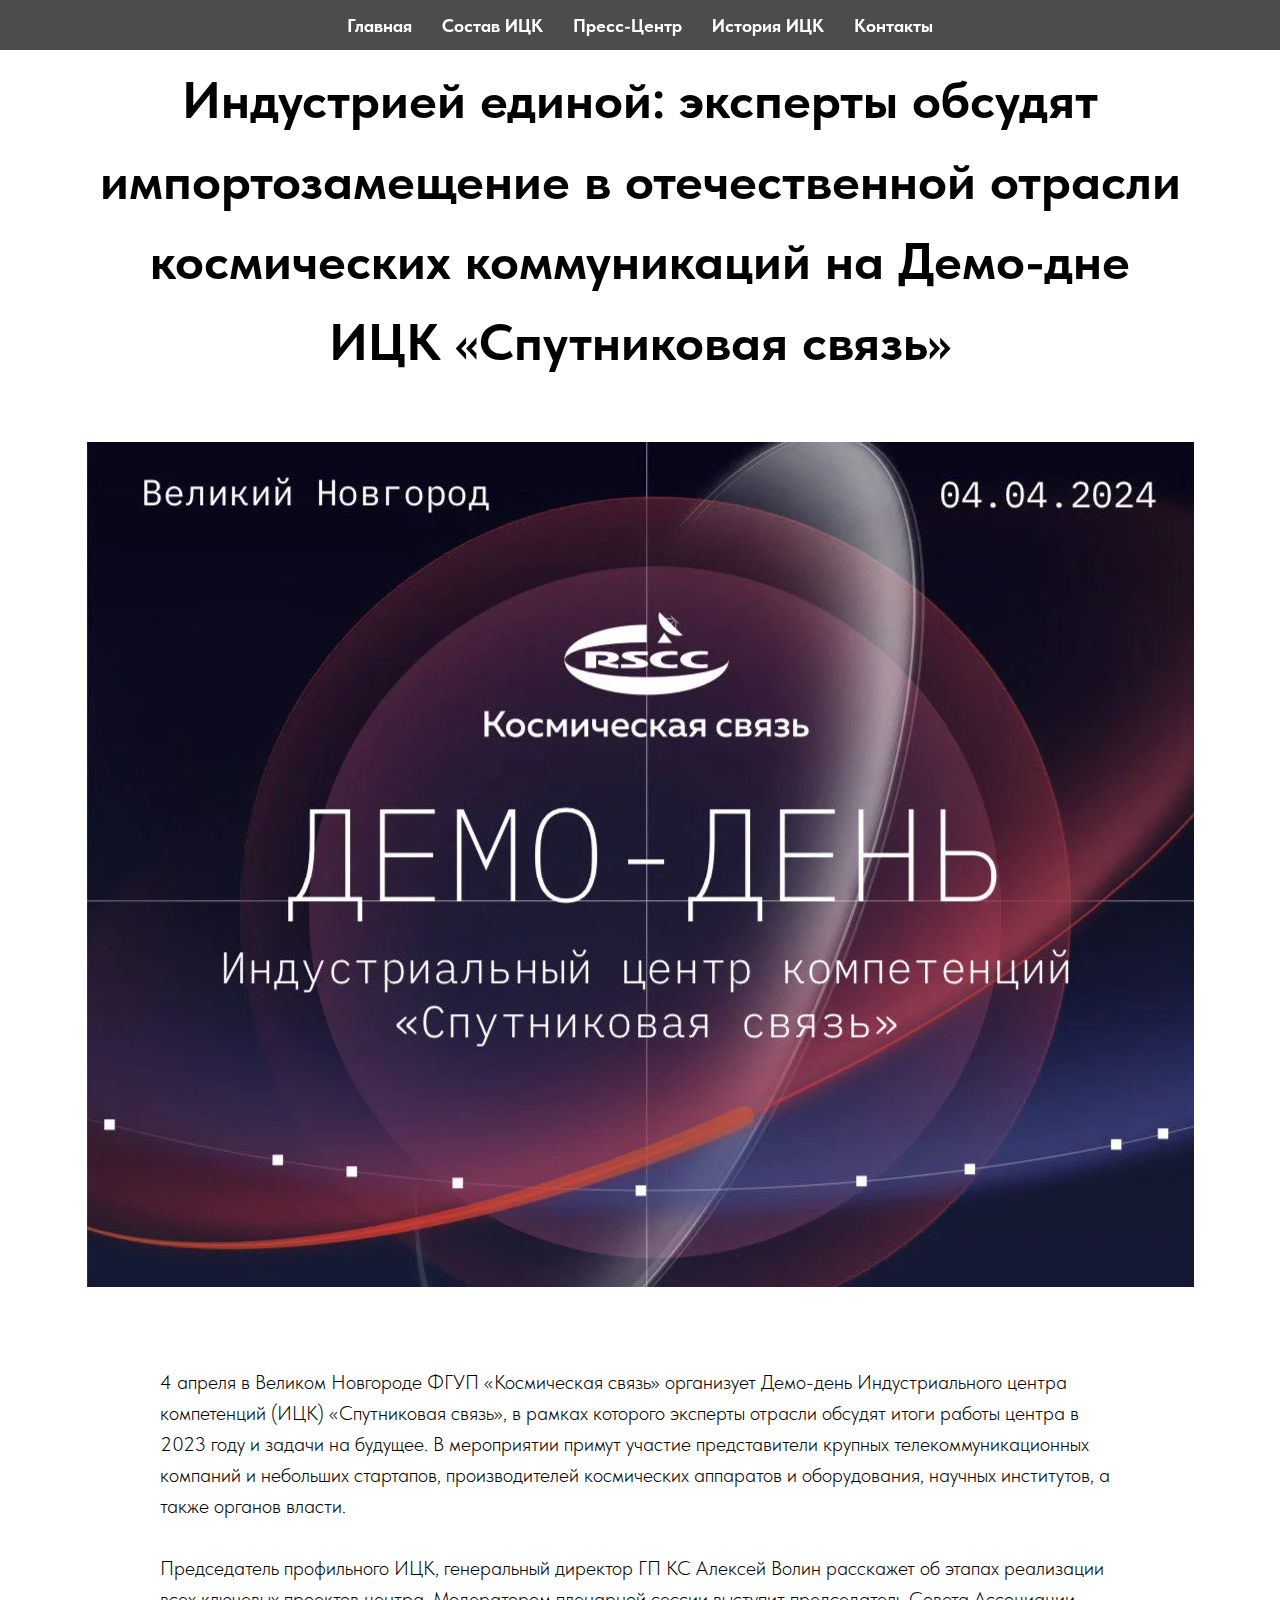
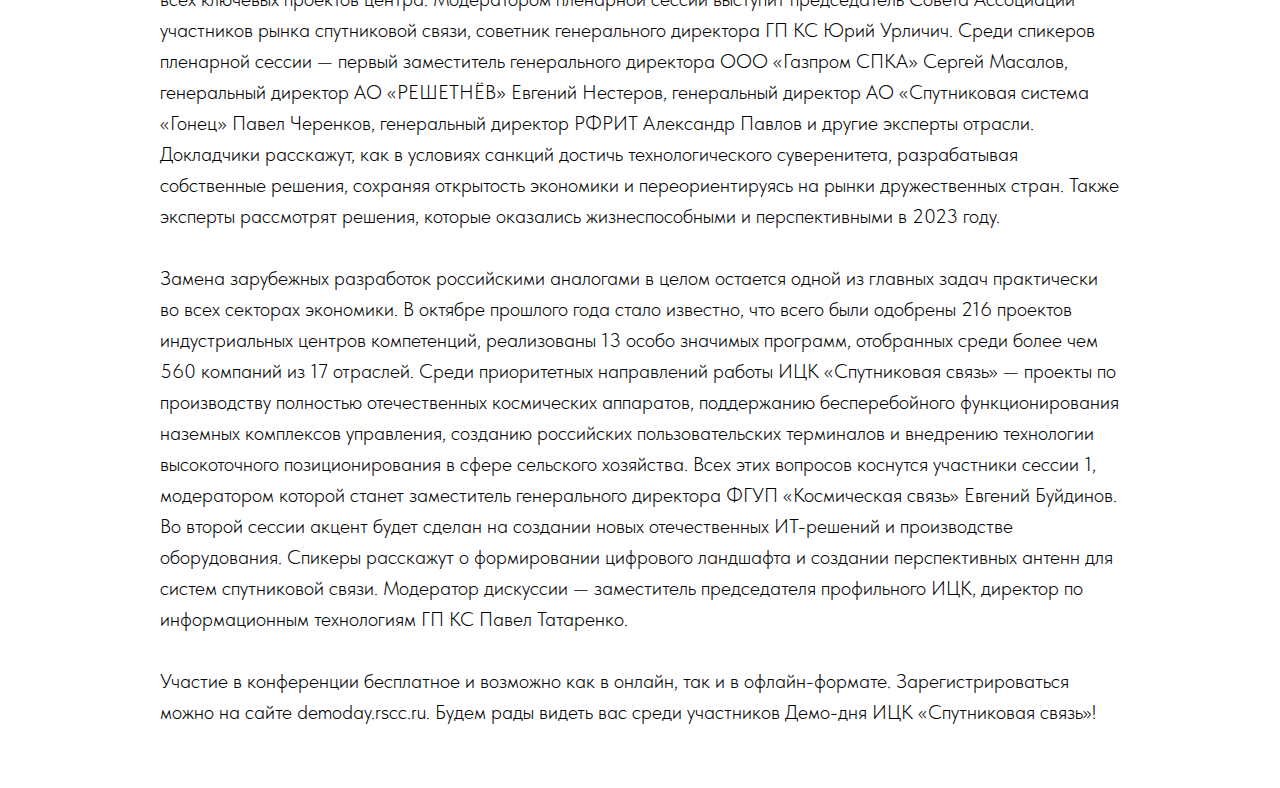
<file: press-centr/page-news2.html>
<!DOCTYPE html>
<html lang="en">

<head>
    <meta charset="UTF-8">
    <meta name="viewport" content="width=device-width, initial-scale=1.0">
    <title>Демо-день ВН</title>
    <link rel="stylesheet" href="/assets/css/base.css">

    <style>
        .containerNews2 {
            max-width: 1200px;
            width: 100%;
            margin: 0 auto;
            padding-top: 60px;
            padding-bottom: 60px;

            display: flex;
            flex-direction: column;
        }
        .containerNews2 h1 {
            max-width: 1160px;
            width: 100%;
            font-size: 52px;
            line-height: 1.55;
            text-align: center;
            padding-bottom: 60px;
            margin: 0 auto;
        }
        .containerNews2 img {
            max-width: 1107px;
            width: 100%;
            margin: 0 auto;
        }

        .containerNews2 p {
            font-size: 20px;
            line-height: 1.55;
            font-weight: 300;
            max-width: 960px;
            width: 100%;
            margin: 0 auto;
            margin-top: 80px;
        }

        @media (max-width:960px) {
            .containerNews2 h1 {
                font-size: 32px;
            }
            .containerNews2 p {
                padding-left: 20px;
                padding-right: 20px;
                box-sizing: border-box;
            }
        }

        @media (max-width:420px) {
            .containerNews2 h1 {
                font-size: 26px;
            }
        }

    </style>


</head>

<body>

    <nav class="nav">
        <a href="/index.html">Главная</a>
        <a href="/compound.html">Состав ИЦК</a>
        <a href="/press-centr.html">Пресс-Центр</a>
        <a href="/history.html">История ИЦК</a>
        <a href="/contact.html">Контакты</a>
        </nav>

        <nav class="adaptiveNav">

            <div class="adaptiveNavBurgerBtn">
                <div class="stick1"></div>
                <div class="stick2"></div>
                <div class="stick3"></div>
            </div>

            
        </nav>

        <div class="adaptiveNavBlock">
            <a href="/index.html">Главная</a>
            <a href="/compound.html">Состав ИЦК</a>
            <a href="/press-centr.html">Пресс-Центр</a>
            <a href="/history.html">История ИЦК</a>
            <a href="/contact.html">Контакты</a>
        </div>
    <div class="containerNews2">
        <h1>Индустрией единой: эксперты обсудят импортозамещение в отечественной отрасли космических коммуникаций на
            Демо-дне <br>
            ИЦК «Спутниковая связь»</h1>

        <img src="/assets/img/news-img/newsphoto5.jpg" alt="">

        <p>4 апреля в Великом Новгороде ФГУП «Космическая связь» организует Демо-день Индустриального центра компетенций
            (ИЦК) «Спутниковая связь», в рамках которого эксперты отрасли обсудят итоги работы центра в 2023 году и
            задачи на будущее. В мероприятии примут участие представители крупных телекоммуникационных компаний и
            небольших стартапов, производителей космических аппаратов и оборудования, научных институтов, а также
            органов власти.  <br> <br>
            Председатель профильного ИЦК, генеральный директор ГП КС Алексей Волин расскажет об этапах реализации всех
            ключевых проектов центра. Модератором пленарной сессии выступит председатель Совета Ассоциации участников
            рынка спутниковой связи, советник генерального директора ГП КС Юрий Урличич. Среди спикеров пленарной сессии
            — первый заместитель генерального директора ООО «Газпром СПКА» Сергей Масалов, генеральный директор АО
            «РЕШЕТНЁВ» Евгений Нестеров, генеральный директор АО «Спутниковая система «Гонец» Павел Черенков,
            генеральный директор РФРИТ Александр Павлов и другие эксперты отрасли. Докладчики расскажут, как в условиях
            санкций достичь технологического суверенитета, разрабатывая собственные решения, сохраняя открытость
            экономики и переориентируясь на рынки дружественных стран. Также эксперты рассмотрят решения, которые
            оказались жизнеспособными и перспективными в 2023 году.  <br> <br>
            Замена зарубежных разработок российскими аналогами в целом остается одной из главных задач практически во
            всех секторах экономики. В октябре прошлого года стало известно, что всего были одобрены 216 проектов
            индустриальных центров компетенций, реализованы 13 особо значимых программ, отобранных среди более чем 560
            компаний из 17 отраслей. Среди приоритетных направлений работы ИЦК «Спутниковая связь» — проекты по
            производству полностью отечественных космических аппаратов, поддержанию бесперебойного функционирования
            наземных комплексов управления, созданию российских пользовательских терминалов и внедрению технологии
            высокоточного позиционирования в сфере сельского хозяйства. Всех этих вопросов коснутся участники сессии 1,
            модератором которой станет заместитель генерального директора ФГУП «Космическая связь» Евгений Буйдинов.
            Во второй сессии акцент будет сделан на создании новых отечественных ИТ-решений и производстве оборудования.
            Спикеры расскажут о формировании цифрового ландшафта и создании перспективных антенн для систем спутниковой
            связи. Модератор дискуссии — заместитель председателя профильного ИЦК, директор по информационным
            технологиям ГП КС Павел Татаренко.  <br> <br>
            Участие в конференции бесплатное и возможно как в онлайн, так и в офлайн-формате. Зарегистрироваться можно
            на сайте demoday.rscc.ru. Будем рады видеть вас среди участников Демо-дня ИЦК «Спутниковая связь»!</p>
    </div>
    <script src="/assets/js/main.js"></script>
</body>

</html>
</file>
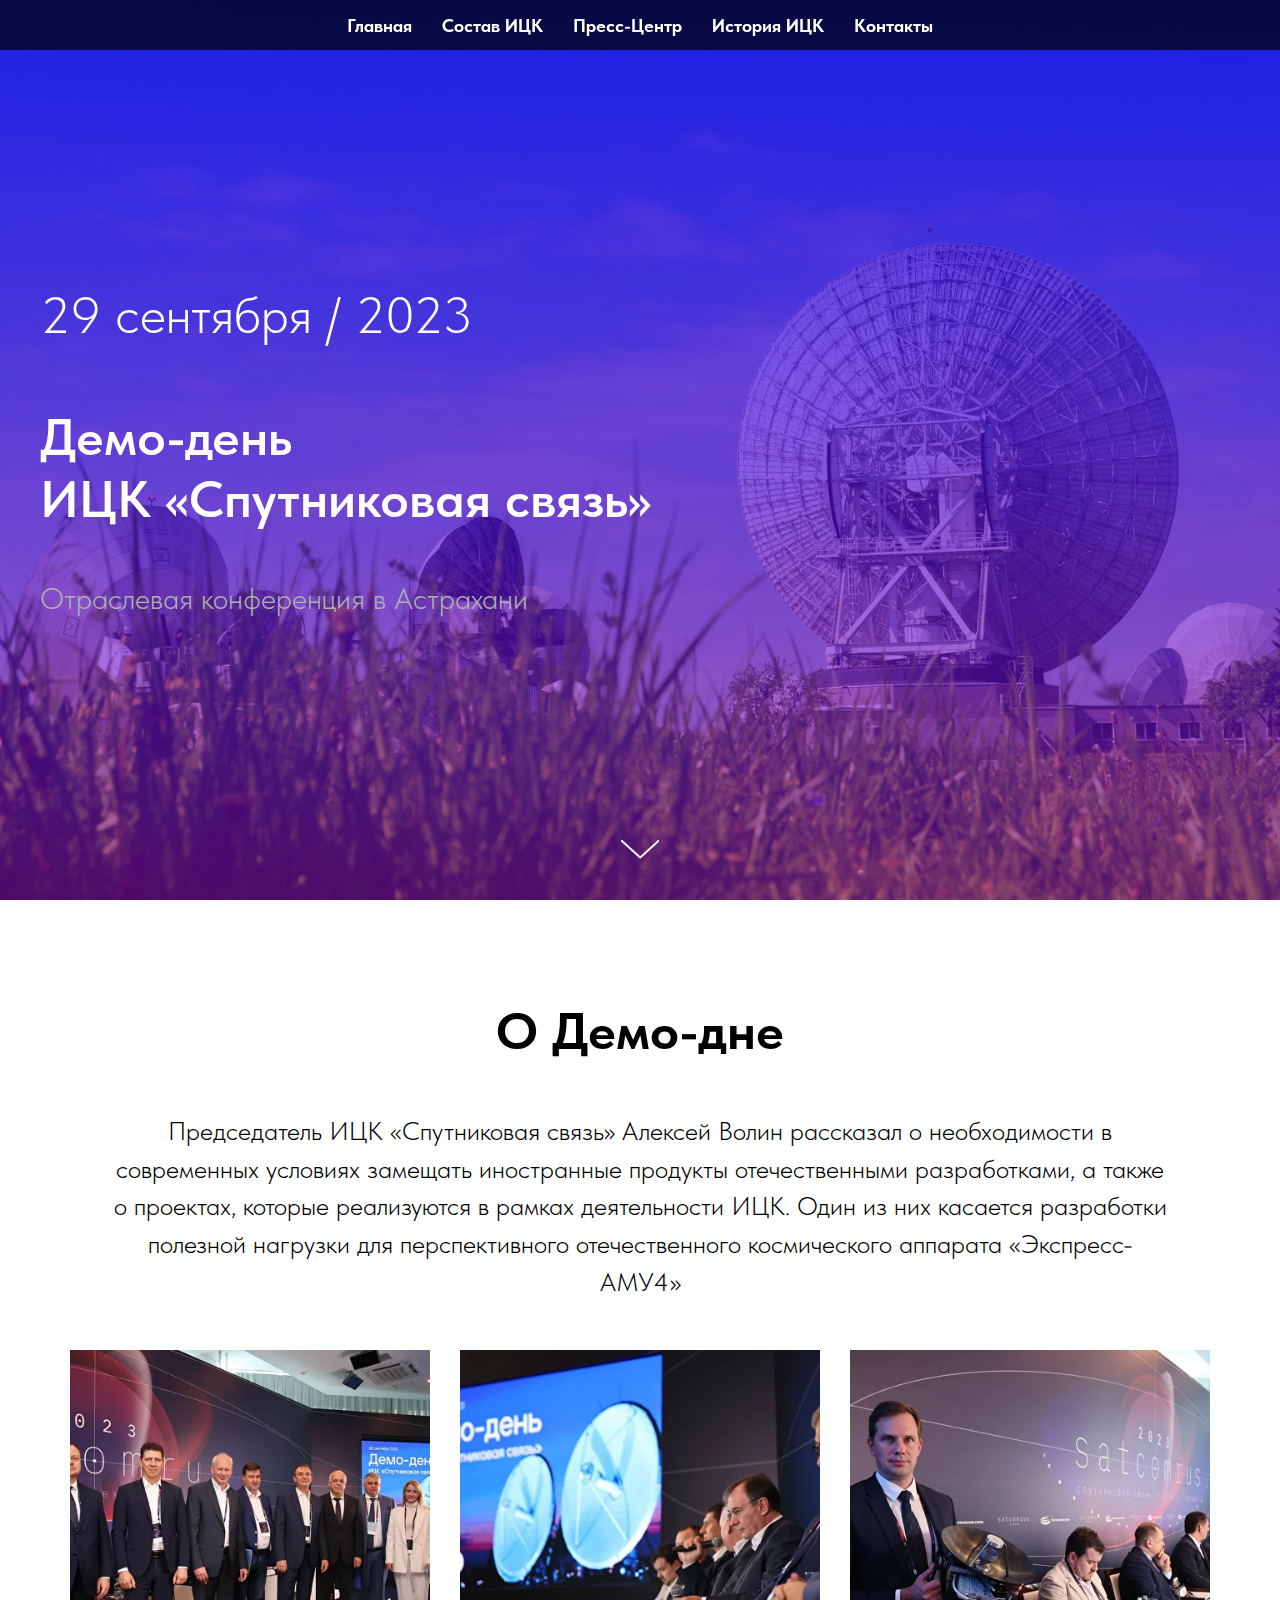
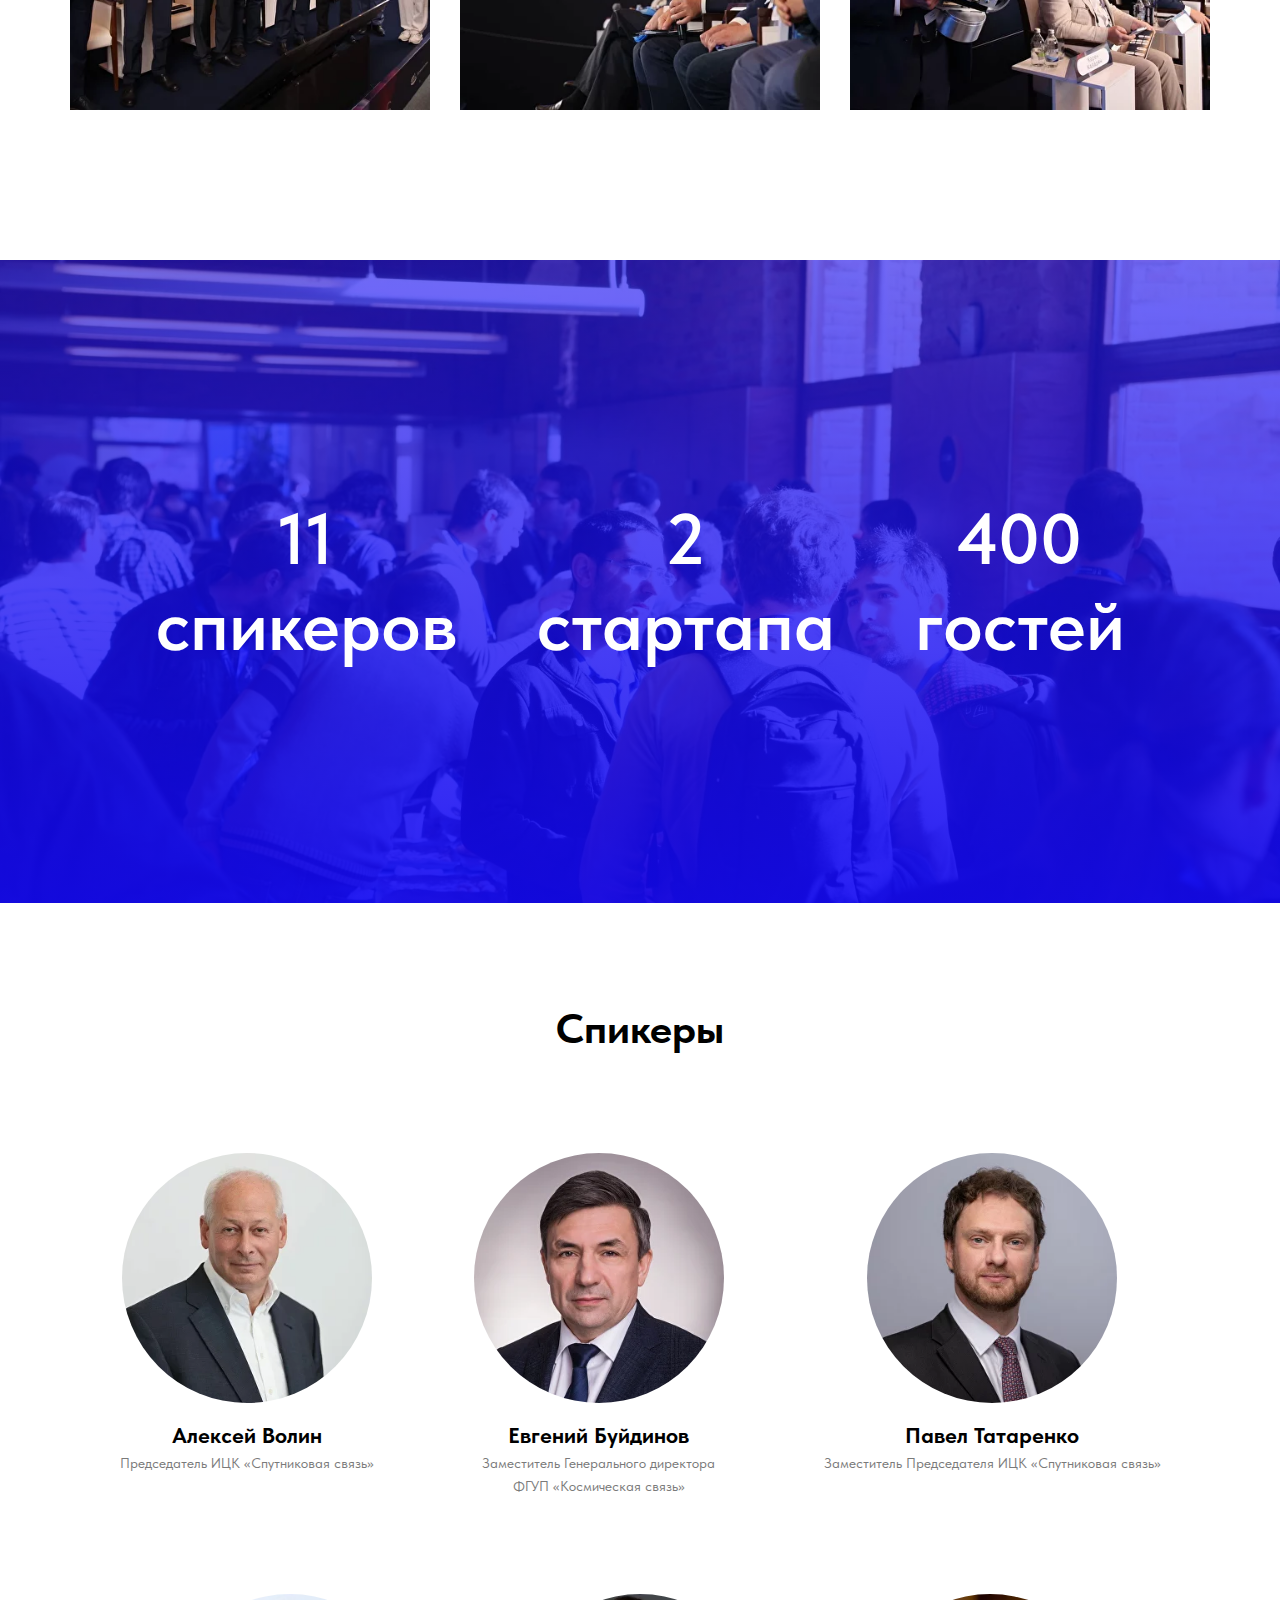
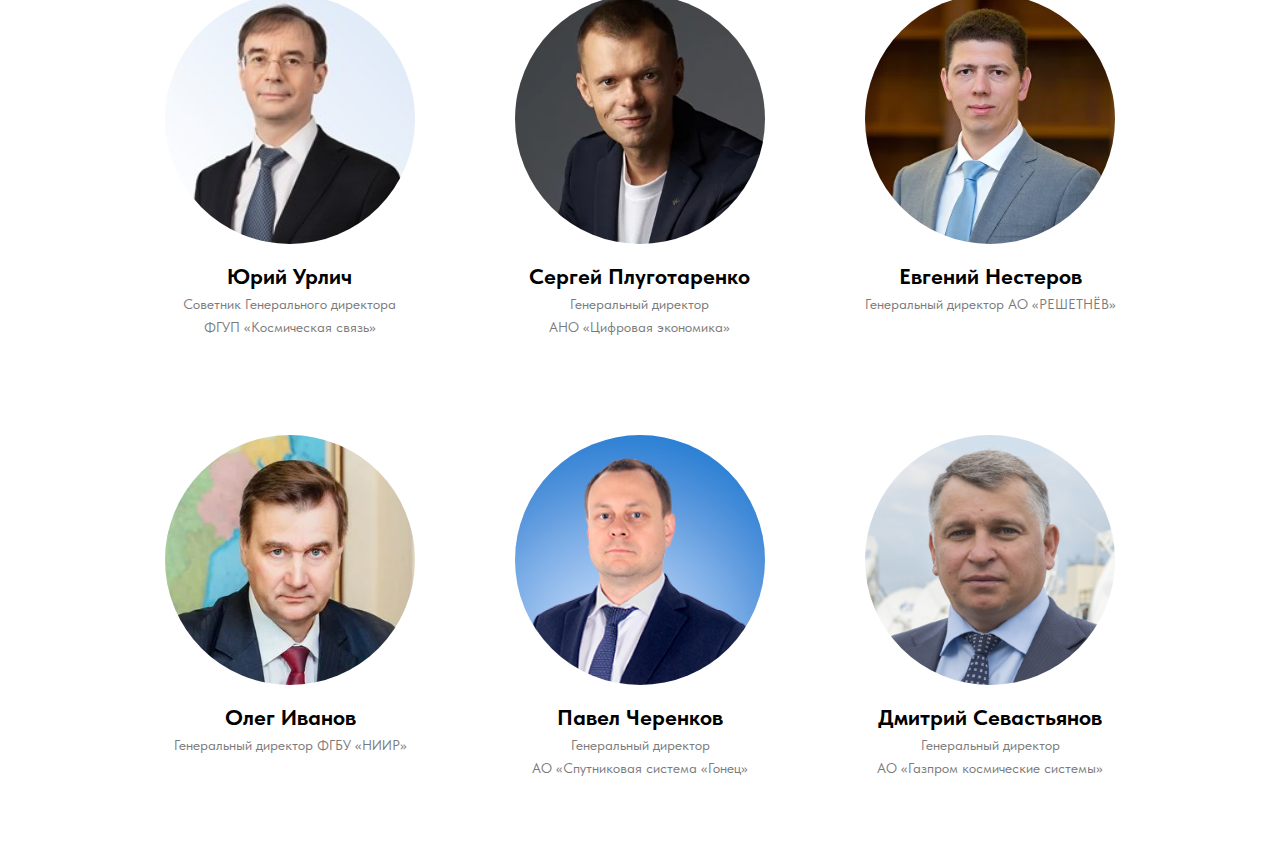
<file: press-centr/page-news3.html>
<!DOCTYPE html>
<html lang="en">

<head>
    <meta charset="UTF-8">
    <meta name="viewport" content="width=device-width, initial-scale=1.0">
    <title>Новость "демо-день ИЦК"</title>

    <link rel="stylesheet" href="/assets/css/base.css">
    <link rel="stylesheet" href="/assets/css/compound.css">

    <style>
        .ickNews {
            height: 100vh;
            background-image: url(/assets/img/news-img/icknews.jpg);
            background-repeat: no-repeat;
            background-position: center center;
            background-image: -webkit-linear-gradient(top, rgba(19, 8, 242, 0.8), rgba(154, 12, 206, 0.5)), url(/assets/img/news-img/icknews.jpg);
            background-size: cover;

            display: flex;

            align-items: center;

        }

        .ickNewsBlock {
            max-width: 1200px;
            width: 100%;
            margin: 0 auto;
        }

        .ickNewsBlock span {
            font-size: 52px;
            color: white;
            font-weight: 300;
        }

        .ickNewsBlock h2 {
            font-size: 52px;
            color: white;
            font-weight: 600;
            padding-top: 60px;
        }

        .ickNewsBlock p {
            color: #afafaf;
            font-size: 30px;
            font-weight: 300;
            padding-top: 50px;
        }
        .newsAbout {
            margin-top: 100px;
        }

        .newsAbout h2 {
            font-size: 52px;
            text-align: center;
        }

        .newsAbout p {
            font-size: 26px;
            line-height: 1.45;
            font-weight: 300;
            margin: 0 auto;
            margin-top: 50px;
            text-align: center;
            max-width: 1060px;
            width: 100%;
        }
        .newsAboutImgBlock {
            display: flex;
            justify-content: space-evenly;
            max-width: 1200px;
            width: 100%;
            margin: 0 auto;
            margin-top: 50px;

        }
        .newsAboutImgBlock img {
            max-width: 360px;
            width: 100%;
            height: 360px;
        }

        .newsAbout2 {
            background:-webkit-linear-gradient(top, rgba(19, 8, 242, 0.6), rgba(19, 8, 242, 0.9)), url(/assets/img/news-img/fonabout.jpg) ;
            width: 100%;
            height: 643px;
            margin-top: 150px;
            background-position: center;
            background-repeat: no-repeat;
            background-size: cover;
        }

        .newsAbout2 {
            display: flex;
            justify-content: center;
            align-items: center;
            text-align: center;
            gap: 80px;
            font-weight: 600;
        }

        .newsAbout2 span {
            font-size: 72px;
            color: white;
            display: flex;
            flex-direction: column;
        }
        .speakers {
            padding-bottom: 80px;
        }

        .speakers h2 {
            font-size: 42px;
            text-align: center;
            margin-top: 100px;
            padding-bottom: 100px;
        }
        .speakersBlock {
            max-width: 1200px;
            width: 100%;

            display: flex;
            flex-wrap: wrap;
            margin: 0 auto;

            gap: 100px;
            justify-content: center;
            text-align: center;
        }
        .speakersBlock div img {
            width: 250px;
            height: 250px;
            border-radius: 500px;
        }
        .speakersBlock div h4 {
            font-size: 22px;
            padding-top: 15px;
        }

        .speakersBlock div p {
            font-size: 14px;
            color: #7a7a7a;
            padding-top: 7px;
        }



        @media (max-width:1200px) {
            .ickNewsBlock {
                max-width: 900px;
            }
            .newsAboutImgBlock img{
                height: 320px;
                object-fit: cover;
            }
        }

        @media (max-width:1100px) {
            .newsAboutImgBlock {
                display: flex;
                flex-direction: column;
                align-items: center;
                gap: 25px;
            }

            .newsAbout2 {
                /* font-size: 68px; */
                gap: 30px;
            }
        }

        @media (max-width:900px) {
            .ickNewsBlock {
                max-width: 500px;
            }
            .ickNewsBlock span {
                font-size: 30px;
            }
            .ickNewsBlock h2 {
                font-size: 30px;
                padding-top: 15px;
            }
            .ickNewsBlock p {
                padding-top: 15px;
            }
            .newsAbout {
                margin-top: 50px;
            }
            .newsAbout p {
                font-size: 22px;
                margin-top: 25px;
            }

            .newsAbout2 {
                flex-direction: column;
                
            }
            .newsAbout2 div span {
                font-size: 42px;
            }


        }


    </style>
</head>

<body>

    <nav class="nav">
        <a href="/index.html">Главная</a>
        <a href="/compound.html">Состав ИЦК</a>
        <a href="/press-centr.html">Пресс-Центр</a>
        <a href="/history.html">История ИЦК</a>
        <a href="/contact.html">Контакты</a>
        </nav>

        <nav class="adaptiveNav">

            <div class="adaptiveNavBurgerBtn">
                <div class="stick1"></div>
                <div class="stick2"></div>
                <div class="stick3"></div>
            </div>

            
        </nav>

        <div class="adaptiveNavBlock">
            <a href="/index.html">Главная</a>
            <a href="/compound.html">Состав ИЦК</a>
            <a href="/press-centr.html">Пресс-Центр</a>
            <a href="/history.html">История ИЦК</a>
            <a href="/contact.html">Контакты</a>
        </div>
    <div class="containerNews3">
        <div class="ickNews">
            <div class="ickNewsBlock">
                <span>29 сентября / 2023</span>
                <h2>Демо-день <br>
                    ИЦК «Спутниковая связь»</h2>
                <p>Отраслевая конференция в Астрахани</p>
            </div>
        </div>

        <a class="link-target" href="#target2">
            <div class="svg_btn">
                <svg role="presentation" class="t-cover__arrow-svg" style="fill:#ffffff;" x="0px" y="0px"
                    width="38.417px" height="18.592px" viewBox="0 0 38.417 18.592">
                    <g>
                        <path
                            d="M19.208,18.592c-0.241,0-0.483-0.087-0.673-0.261L0.327,1.74c-0.408-0.372-0.438-1.004-0.066-1.413c0.372-0.409,1.004-0.439,1.413-0.066L19.208,16.24L36.743,0.261c0.411-0.372,1.042-0.342,1.413,0.066c0.372,0.408,0.343,1.041-0.065,1.413L19.881,18.332C19.691,18.505,19.449,18.592,19.208,18.592z">
                        </path>
                    </g>
                </svg>
            </div>
        </a>
        <div id="target2"></div>

        <div class="newsAbout">
            <h2>О Демо-дне
            </h2>
            <p>Председатель ИЦК «Спутниковая связь» Алексей Волин рассказал о необходимости в современных условиях
                замещать иностранные продукты отечественными разработками, а также о проектах, которые реализуются в
                рамках деятельности ИЦК. Один из них касается разработки полезной нагрузки для перспективного
                отечественного космического аппарата

                «Экспресс-АМУ4»</p>
            <div class="newsAboutImgBlock">
                <img src="/assets/img/news-img/people1.png" alt="">
                <img src="/assets/img/news-img/people2.png" alt="">
                <img src="/assets/img/news-img/people3.png" alt="">
            </div>
        </div>


        <div class="newsAbout2">
            <div>
                <span>11</span>
                <span>спикеров</span>
            </div>


            <div>
                <span>2</span>
                <span>стартапа</span>
            </div>
            <div>
                <span>400</span>
                <span>гостей</span>
            </div>
        </div>

        <div class="speakers">
            <h2>Спикеры</h2>
            <div class="speakersBlock">
                <div>
                    <img src="/assets/img/news-img/face1.jpeg" alt="">
                    <h4>Алексей Волин</h4>
                    <p>Председатель ИЦК «Спутниковая связь»</p>
                </div>

                <div>
                    <img src="/assets/img/news-img/face2.jpg" alt="">
                    <h4>Евгений Буйдинов</h4>
                    <p>Заместитель Генерального директора</p>
                    <p>ФГУП «Космическая связь»</p>
                </div>
                <div>
                    <img src="/assets/img/news-img/face3.jpg" alt="">
                    <h4>Павел Татаренко</h4>
                    <p>Заместитель Председателя ИЦК «Спутниковая связь»</p>
                </div>
                <div>
                    <img src="/assets/img/news-img/face4.png" alt="">
                    <h4>Юрий Урлич</h4>
                    <p>Советник Генерального директора</p>
                    <p>ФГУП «Космическая связь»</p>
                </div>
                <div>
                    <img src="/assets/img/news-img/face5.png" alt="">
                    <h4>Сергей Плуготаренко</h4>
                    <p>Генеральный директор</p>
                    <p>АНО «Цифровая экономика»</p>
                </div>
                <div>
                    <img src="/assets/img/news-img/face6.jpg" alt="">
                    <h4>Евгений Нестеров</h4>
                    <p>Генеральный директор АО «РЕШЕТНЁВ»</p>
                </div>
                <div>
                    <img src="/assets/img/news-img/face7.jpg" alt="">
                    <h4>Олег Иванов</h4>
                    <p>Генеральный директор ФГБУ «НИИР»</p>
                </div>
                <div>
                    <img src="/assets/img/news-img/face8.png" alt="">
                    <h4>Павел Черенков</h4>
                    <p>Генеральный директор</p>
                    <p>АО «Спутниковая система «Гонец»</p>
                </div>
                <div>
                    <img src="/assets/img/news-img/face9.png" alt="">
                    <h4>Дмитрий Севастьянов</h4>
                    <p>Генеральный директор</p>
                    <p>АО «Газпром космические системы»</p>
                </div>
            </div>
        </div>



    </div>

    <script src="/assets/js/main.js"></script>

</body>

</html>
</file>
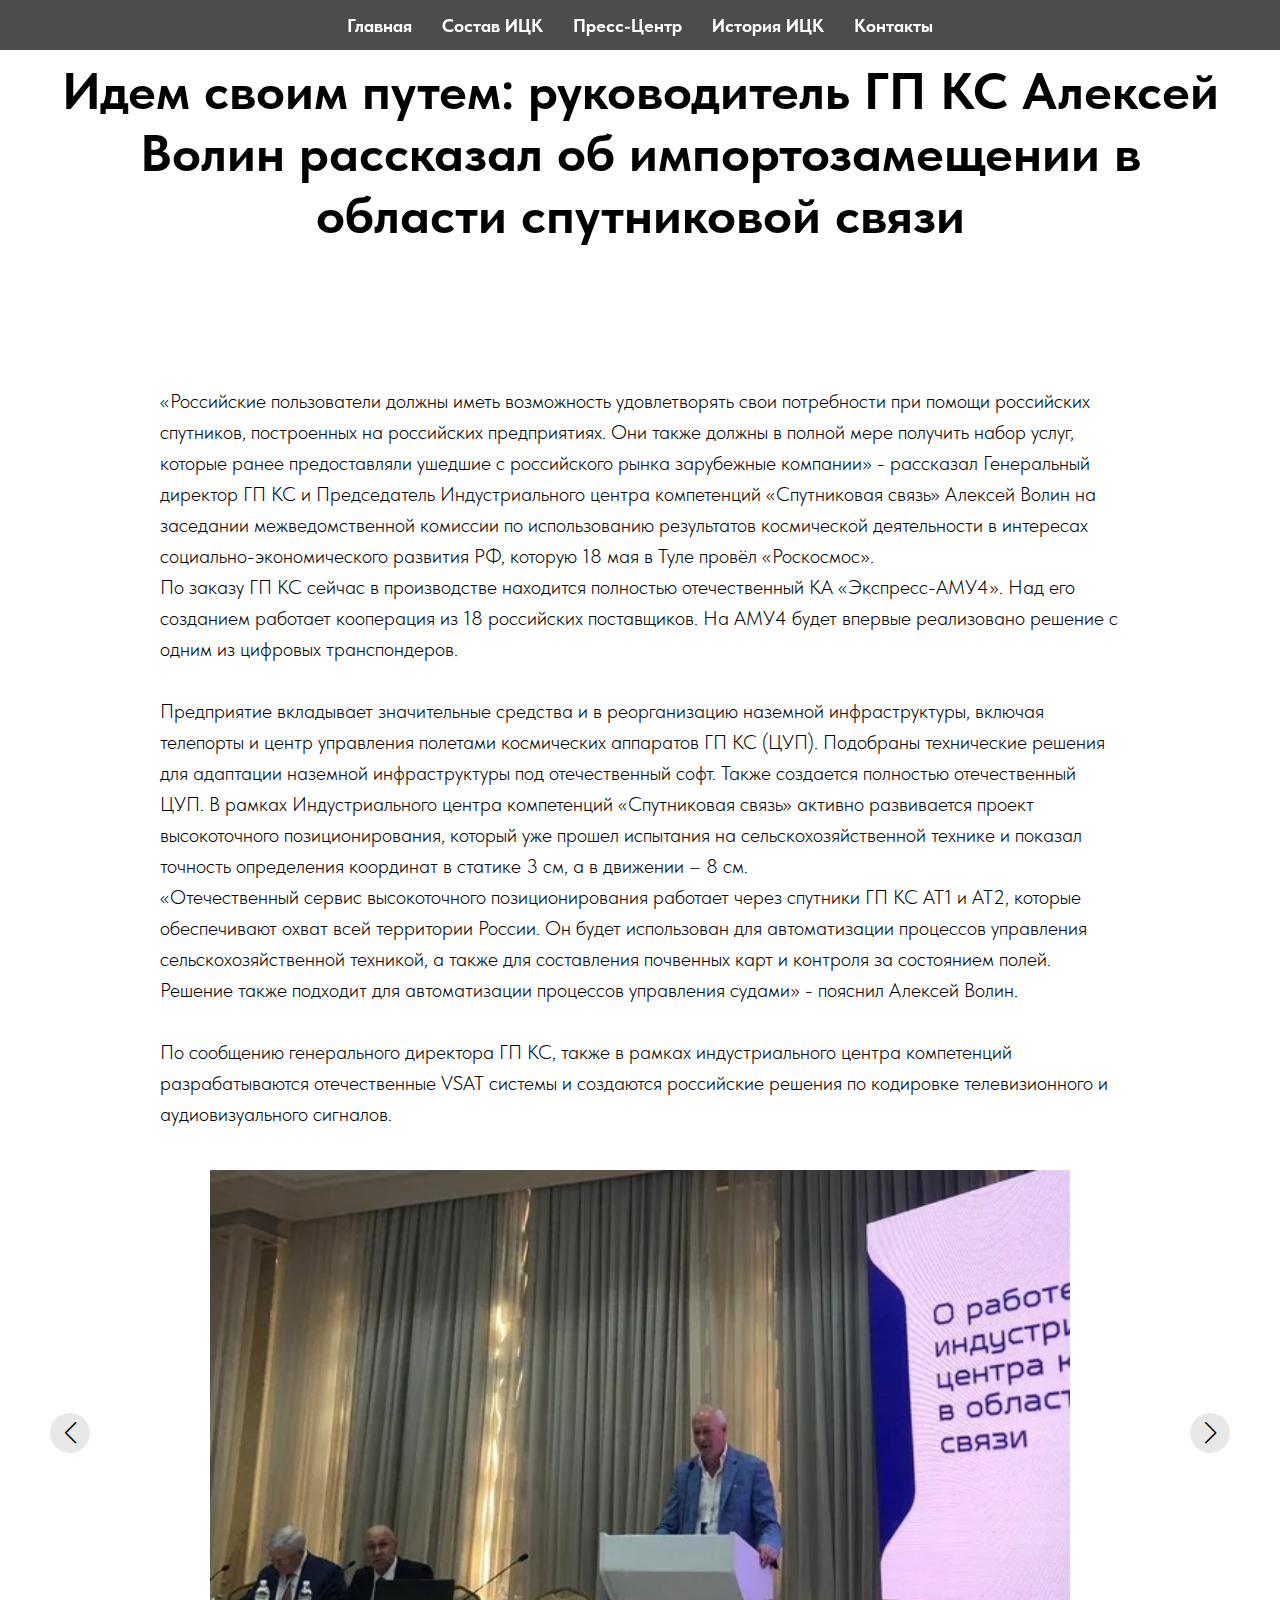
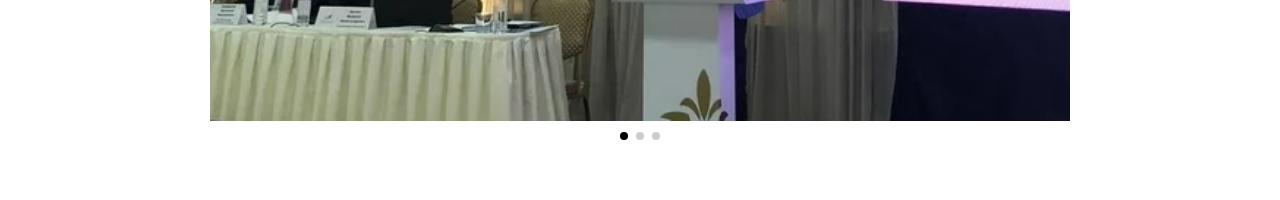
<file: press-centr/page-news4.html>
<!DOCTYPE html>
<html lang="en">

<head>
    <meta charset="UTF-8">
    <meta name="viewport" content="width=device-width, initial-scale=1.0">
    <title>Новость "Совещание в Туле"</title>
    <link rel="stylesheet" href="/assets/css/base.css">
    <link rel="stylesheet" href="https://cdn.jsdelivr.net/npm/swiper@11/swiper-bundle.min.css" />

    <style>
        .containerNews4 {
            max-width: 1200px;
            width: 100%;
            margin: 0 auto;
            padding-bottom: 60px;
        }
        .containerNews4 h1 {
            max-width: 1160px;
            width: 100%;
            font-size: 52px;
            text-align: center;
            padding-bottom: 60px;
            padding-top: 60px;
            margin: 0 auto;
        }

        .containerNews4 p {
            font-size: 20px;
            line-height: 1.55;
            font-weight: 300;
            max-width: 960px;
            width: 100%;
            margin: 0 auto;
            margin-top: 80px;
        }

        
        .swiper {
        width: 100%;
        height: 100%;
        }

        .swiper-slide {
        text-align: center;
        font-size: 18px;
        background: #fff;
        display: flex;
        justify-content: center;
        align-items: center;
        margin-top: 40px;
        }

        .swiper-slide img {
        display: block;
        max-width: 860px;
        width: 100%;
        height: 100%;
        object-fit: cover;
        }

        .swiper {
        margin-left: auto;
        margin-right: auto;
        }

        .swiper-button-next,
        .swiper-button-prev {
            border-radius: 100px;
            width: 40px;
            height: 40px;
            background-color: rgb(232, 232, 232);
        }

        .swiper-button-next::after,
        .swiper-button-prev::after {
            transform: scale(0.5);
            color: black;
        }

        .swiper-pagination {
            position: relative;
            top: 4px !important;
        }
        .swiper-pagination-bullet-active {
            background-color: black !important;
        }


        @media (max-width:960px) {
            .containerNews4 h1 {
                font-size: 32px;
                padding-bottom: 0;
            }
            .containerNews4 p {
                padding-left: 20px;
                padding-right: 20px;
                box-sizing: border-box;
                margin-top: 40px;
            }
        }

        @media (max-width:420px) {
            .containerNews4 h1 {
                font-size: 26px;
            }
        }


    </style>
</head>

<body>

    <nav class="nav">
        <a href="/index.html">Главная</a>
        <a href="/compound.html">Состав ИЦК</a>
        <a href="/press-centr.html">Пресс-Центр</a>
        <a href="/history.html">История ИЦК</a>
        <a href="/contact.html">Контакты</a>
        </nav>

        <nav class="adaptiveNav">

            <div class="adaptiveNavBurgerBtn">
                <div class="stick1"></div>
                <div class="stick2"></div>
                <div class="stick3"></div>
            </div>

            
        </nav>

        <div class="adaptiveNavBlock">
            <a href="/index.html">Главная</a>
            <a href="/compound.html">Состав ИЦК</a>
            <a href="/press-centr.html">Пресс-Центр</a>
            <a href="/history.html">История ИЦК</a>
            <a href="/contact.html">Контакты</a>
        </div>
    <div class="containerNews4">
        <h1>
            Идем своим путем: руководитель ГП КС Алексей Волин рассказал об импортозамещении в области спутниковой связи
        </h1>

        <p>«Российские пользователи должны иметь возможность удовлетворять свои потребности при помощи российских
            спутников, построенных на российских предприятиях. Они также должны в полной мере получить набор услуг,
            которые ранее предоставляли ушедшие с российского рынка зарубежные компании» - ра­ссказал Генеральный
            директор ГП КС и Пре­дседатель Индустриал­ьного центра компете­нций «Спутниковая св­язь» Алексей Волин на
            заседании межведом­ственной комиссии по использованию рез­ультатов космической деятельности в интересах
            социально-экономического развития РФ, которую 18 мая в Туле провёл «Роскосмос».  <br>
            По заказу ГП КС сейч­ас в производстве на­ходится полностью от­ечественный КА «Эксп­ресс-АМУ4». Над его
            созданием работает кооперация из 18 росс­ийских поставщиков. На АМУ4 будет впер­вые реализовано решение с
            одним из цифровых транспондеров.  <br> <br>
            Предприятие вкладыва­ет значительные средства и в реорга­низацию наземной инф­раструктуры, включая телепорты
            и центр управления полетами космических аппаратов ГП КС (ЦУП). Подо­браны технические ре­шения для адаптации
            наземной инфраструкт­уры под отечественный софт. Также создается пол­ностью отечественный ЦУП.
            В рамках Индустриаль­ного центра компетен­ций «Спутниковая свя­зь» активно развивае­тся проект
            высокоточ­ного позиционировани­я, который уже прошел испытания на сел­ьскохозяйственной те­хнике и показал
            точн­ость определения коо­рдинат в статике 3 см, а в движении – 8 см.  <br> «Отечественный сервис высокоточного
            позиц­ионирования работает через спутники ГП КС АТ1 и АТ2, которые обеспеч­ивают охват всей терр­итории
            России. Он бу­дет использован для автоматизации процес­сов управления сельс­кохозяйственной техн­икой, а
            также для составления почвенных карт и контроля за состоянием полей. Решение также подходит для
            автоматизации процессов управления судами» - пояснил Алексей Волин. <br> <br>
            По сообщению генерального директора ГП КС, также в рамках индустриального центра компетенций разрабатываются
            отечественные VSAT системы и создаются российские решения по кодировке телевизионного и аудиовизуального
            сигналов.</p>

            <div class="swiper mySwiper">
                <div class="swiper-wrapper">
                  <div class="swiper-slide">
                    <img src="/assets/img/news-img/nwp1.jpg" alt="">
                  </div>
                  <div class="swiper-slide">
                    <img src="/assets/img/news-img/nwp2.jpg" alt="">
                  </div>
                  <div class="swiper-slide">
                    <img src="/assets/img/news-img/nwp3.jpg" alt="">
                  </div>
                </div>
                <div class="swiper-button-next"></div>
                <div class="swiper-button-prev"></div>
                <div class="swiper-pagination"></div>
              </div>
    </div>

    <script src="https://cdn.jsdelivr.net/npm/swiper@11/swiper-bundle.min.js"></script>

    <script>
        var swiper = new Swiper(".mySwiper", {
          slidesPerView: 1,
          spaceBetween: 30,
          loop: true,
          pagination: {
            el: ".swiper-pagination",
            clickable: true,
          },
          navigation: {
            nextEl: ".swiper-button-next",
            prevEl: ".swiper-button-prev",
          },
        });
      </script>


<script src="/assets/js/main.js"></script>
</body>

</html>
</file>
<file: assets/css/compound.css>
.img_cover_comp {
    background: -webkit-linear-gradient(top, rgba(0, 0, 0, 0.3), rgba(0, 0, 0, 0.7)), url(/assets/img/compound/1.png);




    background-size: cover;
    width: 100%;
    /* height: 652px; */
    height: 50vh;
    background-position: center;

    display: flex;
    justify-content: center;
    align-items: center;
    text-align: center;
    
}
.img_cover_comp h1 {
    color: white;
    font-size: 52px;
    letter-spacing: .5px;
    line-height: 1.17;
    font-weight: 600;
}



/**/

.section_people {
    display: flex;
    justify-content: space-around;
    max-width: 1200px;
    width: 100%;
    margin: 0 auto;
    margin-top: 105px;
    flex-wrap: wrap;
}
.section_people div {
    display: flex;
    flex-direction: column;
    text-align: center;
    font-weight: 300;
}
.section_people img {
    border-radius: 300px;
    width: 240px;
    height: 240px;
}
.section_people_name {
    font-size: 20px;
    margin-top: 30px;
}
.section_people_rank {
    font-size: 14px;
    color: #7a7a7a;
    margin-top: 8px;
}
/**/
.companies {
    margin-top: 120px;
}
.companies h2 {
    text-align: center;
    font-size: 42px;
    font-weight: 600;
    margin-bottom: 120px;
}
.companies_block {
    display: flex;
    flex-wrap: wrap;
    justify-content: center;
    max-width: 1200px; 
    width: 100%;
    margin: 0 auto;
}
.companies_block a{
    width: 240px;
    height: 240px;
    display: flex;
    align-items: center;
    padding: 20px;
    box-sizing: border-box;

}
.companies_block  img {
    max-width: 250px;
    width: 100%;
}
/**/

.svg_btn {
    position: absolute;
    width: 100%;
    /* top: 420px; */
    transform: translateY(-60px);
    /* left: 500px; */
    display: flex;
    justify-content: center;
    animation: anime ease infinite 2s;
}
.svg_btn svg {
    fill: white;
    cursor: pointer;
}


@keyframes anime{
    0% {
        transform: translateY(-60px);
    }

    50% {
        transform: translateY(-50px);
    }

    100% {
        transform: translateY(-60px);
    }
}

@media (max-width: 1200px) {
    .companies_block a {
        width: 200px;
        height: 200px;
    }
}

@media (max-width: 960px) {
    .section_people {
        gap: 45px;
    }
    .companies h2 {
        margin-bottom: 30px;
        font-size: 30px;
    }
}

@media (max-width: 650px) {
    .companies_block a {
        width: 160px;
        height: 160px;
    }
    .img_cover_comp h1 {
        font-size: 32px;
    }
}
</file>
<file: assets/css/base.css>
* {
    margin: 0;
    padding: 0;
    font-family: 'TildaSans';
}

@font-face {
    font-family: 'TildaSans';
    src: url("/assets/fonts/TildaSans-VF.ttf");
  }
a {
    text-decoration: none;
    color: black;
    
}
.nav {
    background-color: rgba(0, 0, 0, 0.70);
    height: 50px;
    width: 100%;
    position: fixed;

    display: flex;
    justify-content: center;
    align-items: center;
    gap: 30px;
    z-index: 999;

    
}
.nav a {
    font-size: 18px;
    color: #ffffff;
    font-weight: 700;
}
/**/
html {
    scroll-behavior: smooth;
  }
  

  /*nav adapt*/

  @media (max-width:960px) {
    .nav {
        /* height: 250px;
        flex-direction: column;
        position: static;
        gap: 25px;
        background-color: black;
        text-align: center; */
        display: none;
    }
  }

  /*burger*/
  .adaptiveNav {
    display: none;
    width: 100%;
    height: 60px;
    background-color: rgba(0, 0, 0, 0.70);
    width: 100%;
    position: fixed;

    
    align-items: center;
    justify-content: flex-end;
    z-index: 999;
  }

  .adaptiveNavBurgerBtn {
    display: flex;
    flex-direction: column;
    gap: 5px;
    border-radius: 15px;
    cursor: pointer;
    padding-right: 20px;

  }
  .adaptiveNavBurgerBtn div {
    width: 35px;
    height: 3px;
    background-color: white;

    transition: 0.15s ease;
    position: relative;
    
  }
  .adaptiveNavBlock {
    width: 100%;
    /* height: 100%; */
    height: 0%;
    position: fixed;
    background-color: black;
    z-index: 998;
    display: none;

    transition: 0.15s ease;


    display: flex;
    flex-direction: column;
    justify-content: center;
    align-items: center;
    font-size: 45px;
    gap: 25px;
    font-weight: 600;



    top: 50%;
    left: 50%;
    transform: translate(-50%, -50%);

  }

  .adaptiveNavBlock a {
    color: white;
    display: none;
  }

  @media (max-width:960px) {
    .adaptiveNav {
        display: flex;
    }
    
  }


/*btn brgr*/
</file>
<file: assets/css/demoday.css>
html,
body {
  font-family: 'Tilda Sans';
  font-weight: 600;
  height: 100%;
}

* {
  margin: 0;
  padding: 0;
}

*,
*:before,
*:after {
  -moz-box-sizing: border-box;
  -webkit-box-sizing: border-box;
  box-sizing: border-box;
}

img {
  vertical-align: top;
}

li {
  list-style: none;
}

a {
  text-decoration: none;
  color: #303030;
}

button {
  background: none;
  cursor: pointer;
  border: none;
  font-family: 'Tilda Sans';
}

.wrapper {
  min-height: 100vh;
  display: flex;
  flex-direction: column;
}

.container {
  max-width: 1220px;
  margin: 0 auto;
  padding: 0 10px;
}

.demo-day {
  background: -webkit-linear-gradient(top, rgba(0, 0, 0, 0.3), rgba(0, 0, 0, 0.7)), url(../img/demo-day/main-bg.png) center / cover no-repeat fixed;
  display: flex;
  align-items: center;
  min-height: 100vh;
  margin-bottom: 45px;
}

.demo-day__inner {
  color: #fff;
  text-align: center;
}

.demo-day__description {
  font-size: 22px;
  letter-spacing: 2px;
  text-transform: uppercase;
  margin-bottom: 44px;
}

.demo-day__name {
  font-size: 72px;
  line-height: 1.17;
  max-width: 1160px;
  margin-bottom: 69px;
}

.demo-day__item {
  padding: 20px 60px;
  background-color: #1e6d7a;
  border-radius: 20px;
  color: white;
}

.event {
  margin-bottom: 75px;
}

.event__inner {
  font-weight: 300;
  max-width: 1060px;
  margin: 0 auto;
}

.event__description {
  margin-bottom: 20px;
}

.event__description,
.event__sub-description {
  font-size: 24px;
  line-height: 1.5;
}

.event__sub-description {
  margin-bottom: 60px;
}

.event__item {
  border-radius: 50px;
}

.speakers {
  margin-bottom: 75px;
}

.speakers__title {
  text-align: center;
  text-transform: uppercase;
  margin-bottom: 105px;
  font-size: 42px;
  line-height: 1.23;
}

.speakers__list {
  display: flex;
  flex-wrap: wrap;
  gap: 90px 40px;
  text-align: center;
  justify-content: center;
}

.speakers__list-inner {
  max-width: 260px;
}

.speakers__img {
  width: 254px;
  height: 254px;
  object-fit: cover;
  border-radius: 100%;
  margin-bottom: 20px;
}

.speakers__name {
  font-size: 22px;
  line-height: 1.35;
  margin-bottom: 8px;
}

.speakers__description {
  font-size: 14px;
  line-height: 1.55;
  color: #7a7a7a;
  font-weight: 300;
  max-width: 220px;
  margin: 0 auto;
}

.swiper-container {
  margin-bottom: 90px;
  overflow: hidden;
}

.swiper__list {
  display: flex;
  align-items: center;
  max-width: 1200px;
  margin: 0 auto;
  justify-content: center;
  gap: 32px;
}

.swiper__list-inner img {
  max-width: 139px;
  max-height: 138px;
}

.swiper__list-inner:nth-child(2) img {
  width: 200px;
}

.swiper-container {
  position: relative;
}

.swiper-button-prev, .swiper-button-next {
  position: absolute;
  top: 50%;
  transform: translateY(-85%);
  z-index: 1000;
  cursor: pointer;
  color: black !important;
  font-size: 20px !important;
}

.swiper-button-prev {
  left: 10px;
}

.swiper-button-next {
  right: 10px;
}

.swiper-wrapper {
  position: relative;
  display: flex;
  justify-content: space-between;
  align-items: center;
  height: 100%;
  margin-bottom: 100px;
}

.swiper-pagination-bullet {
  background: transparent !important;
}

.swiper-pagination-bullet-active {
  background: black !important;
}

.media {
  margin-bottom: 45px;
}

.media__inner {
  text-align: center;
}

.media__item {
  margin-bottom: 90px;
  display: inline-block;
  font-size: 22px;
  font-weight: 700;
}

.demoday-event__inner {
  max-width: 760px;
  margin: 0 auto;
  padding: 60px 0;
}

.demoday-event__name,
.demoday-event__sub-name {
  text-align: center;
}

.demoday-event__name,
.demoday-event__sub-name,
.demoday-event__time-name {
  font-size: 20px;
  line-height: 1.55;
  font-weight: 700;
}

.prog {
  text-align: center;
  text-transform: uppercase;
}

.demoday-event__time-name span,
.demoday-event__discussions-list-inner,
.demoday-event__person,
.demoday-event__moders-list-inner {
  font-weight: 300;
  font-size: 20px;
  line-height: 1.55;
}

.demoday-event__discussions-list {
  margin-bottom: 20px;
}

.demoday-event__discussions-list-inner {
  list-style: disc;
}

.demoday-event__person span {
  text-decoration: underline;
}

.butt,
.demoday-event__moders-list {
  margin-bottom: 20px;
}

.over-name {
  text-align: center;
  padding-top: 50px;
}
</file>
<file: assets/css/media.css>
@media (max-width: 1100px) {
  .ick__name {
    font-size: 48px;
  }

  .ick__description {
    max-width: 600px;
  }

  .project__list {
    flex-direction: column;
  }

  .light-bg-name {
    margin-bottom: 20px !important;
    max-width: 600px;
    margin: 0 auto;
    font-size: 38px;
  }

  .project__list-inner {
    margin-bottom: 40px;
  }

  .project__list-inner,
  .project__list-img {
    max-width: 600px;
    width: 100%;
  }

  .feedback__form {
    flex-direction: column;
  }

  .stages__list {
    flex-direction: column;
    align-items: center;
  }

  .stages__list-inner {
    margin-bottom: 30px;
  }

  .feedback__inner {
    max-width: 640px;
  }

  .demo-day__description {
    font-size: 18px;
  }

  .demo-day__name {
    font-size: 32px;
  }

  .swiper__list {
    flex-wrap: wrap;
  }

  .swiper-button-prev, .swiper-button-next {
    transform: translateY(-111%);
    font-weight: 400 !important;
  }

  .swiper__list {
    max-width: 404px;
  }

  .swiper__list-inner img {
    max-width: 112px;
  }
}

@media (max-width: 740px) {
  .ick__name {
    font-size: 30px;
  }

  .ick__description {
    font-size: 16px;
    max-width: 424px;
  }

}

@media (max-width:960px) {
  .event__description {
    font-size: 20px;
  }
}

@media (max-width: 540px) {
  .ick__name {
    font-size: 27px;
    max-width: 250px;
    text-align: center;
  }

  .ick__description {
    font-size: 16px;
    max-width: 247px;
  }

  .project__list-img {
    max-width: 280px;
  }

  .project__description {
    font-size: 22px;
  }

  .feedback__inner {
    padding: 90px 0;
  }

  .feedback__name {
    font-size: 30px;
  }

  .feedback__description {
    font-size: 20px;
  }


}
</file>
<file: assets/css/history.css>
.img_cover_history {
    background: -webkit-linear-gradient(top, rgba(0, 0, 0, 0.3), rgba(0, 0, 0, 0.7)), url(/assets/img/history/3.png);
    background-size: cover;
    width: 100%;
    height: 50vh;
    background-position: center;

    display: flex;
    justify-content: center;
    align-items: center;
    text-align: center;
}
.img_cover_history h1 {
    color: white;
    font-size: 52px;
    letter-spacing: .5px;
    line-height: 1.17;
    font-weight: 600;
}
/**/

.section_main_text {
    margin: 0 auto;
    margin-top: 90px;
    max-width: 1160px;
    width: 100%;
    padding-bottom: 70px;
    
}
.section_main_text h3 {
    font-size: 30px;
    max-width: 1160px;
    width: 100%;
    font-weight: 600;
    
}

.section_main_text_decor_line {
    margin-top: 40px;
    width: 100px;
    height: 3px;
    background-color: black;
}
/**/
.section_main_text h5 {
    margin-top: 40px;
    font-weight: 300;
    font-size: 20px;
    max-width: 1110px;
    width: 100%;
    line-height: 1.55;
}
.section_main_text p {
    font-weight: 300;
    font-size: 20px;
    line-height: 1.55;
    margin: 0 auto;
    margin-top: 50px;
    max-width: 960px;
    width: 100%;
}

/*adapt*/

@media (max-width: 1200px) {

    .section_main_text {
        max-width: 940px;
        
    }
    .section_main_text h5 {
        font-size: 18px;
    }
    .section_main_text p {
        max-width: 780px;
        font-size: 18px;
    }
}


@media (max-width: 960px) {
    .section_main_text {
        max-width: 640px;
        padding-left: 20px;
        padding-right: 20px;
        box-sizing: border-box;
    }
    .section_main_text h5, .section_main_text p {
        font-size: 16px;
    }
    .img_cover_history h1 {
        font-size: 32px;
    }
}
</file>
<file: assets/css/press-centr.css>
.img_cover_press {
    background: -webkit-linear-gradient(top, rgba(0, 0, 0, 0.3), rgba(0, 0, 0, 0.7)), url(/assets/img/press-center/Frame_396.png);
    background-size: cover;
    width: 100%;
    height: 50vh;
    background-position: center;

    display: flex;
    justify-content: center;
    align-items: center;
    text-align: center;
}
.img_cover_press h1 {
    color: white;
    font-size: 52px;
    letter-spacing: .5px;
    line-height: 1.17;
    font-weight: 600;
}
.sectionContentPress {
    display: flex;
    flex-wrap: wrap;
    justify-content: center;
    gap: 40px;
    max-width: 1200px;
    width: 100%;
    margin: 0 auto;
    margin-top: 135px;
    padding-bottom: 185px;
}
.sectionContentPressBlock {
    display: flex;
    flex-direction: column;
    width: 560px;
    height: 467px;
    box-shadow: 0px 0px 10px rgba(0, 0, 0, 0.1);
    background-color: rgb(255, 255, 255);
    border-radius: 5px;
    padding-left: 30px;
    box-sizing: border-box;
    line-height: 1.35;
    transition: 0.15s;
}
.sectionContentPressBlock h2 {
    width: 500px;
    font-weight: 600;
    font-size: 22px;
    padding-top: 30px;
    
}
.sectionContentPressBlock p {
    width: 500px;
    font-size: 18px;
    line-height: 1.55;
    margin-top: 10px;
    font-weight: 300;
}

.sectionContentPressBlockText {
    /* border: solid 1px; */
    width: 530px;
    height: 383px;
}



.sectionContentPressBlock span {
    color: #ff8562;
    font-weight: 400;
    padding-top: 40px;
}

/*a*/


@media (max-width:1200px) {
    .sectionContentPressBlock, .sectionContentPressBlockText {
        width: 460px;
        height: 456px;
    }

    .sectionContentPressBlock h2 {
        width: 400px;
        font-size: 20px;
    }
    .sectionContentPressBlock p {
        width: 400px;
        font-size: 16px;
    }
    .sectionContentPressBlock span {
        /* padding-top: 20px; */
        /* margin-top: -20px; */
        position: relative;
        top: -20px;
    }
    .sectionContentPress {
        gap: 20px;
        padding-right: 20px;
        padding-left: 20px;
        box-sizing: border-box;
    }
}

@media (max-width:960px) {
    .sectionContentPressBlock, .sectionContentPressBlockText {
        max-width: 600px;
        width: 100%;
        height: auto;
    }

    .sectionContentPressBlock h2 {
        max-width: 540px;
        width: 100%;
        font-size: 20px;
    }
    .sectionContentPressBlock p {
        max-width: 540px;
        width: 100%;
        font-size: 16px;
    }
    .img_cover_press h1 {
        font-size: 32px;
    }
}


.sectionContentPressBlock:hover {
    /* box-shadow: 0px 5px 10px rgb(134, 134, 134); */
    box-shadow: 0px 10px 10px rgba(0, 0, 0, 0.1);
    transition: 0.15s;
}
</file>
